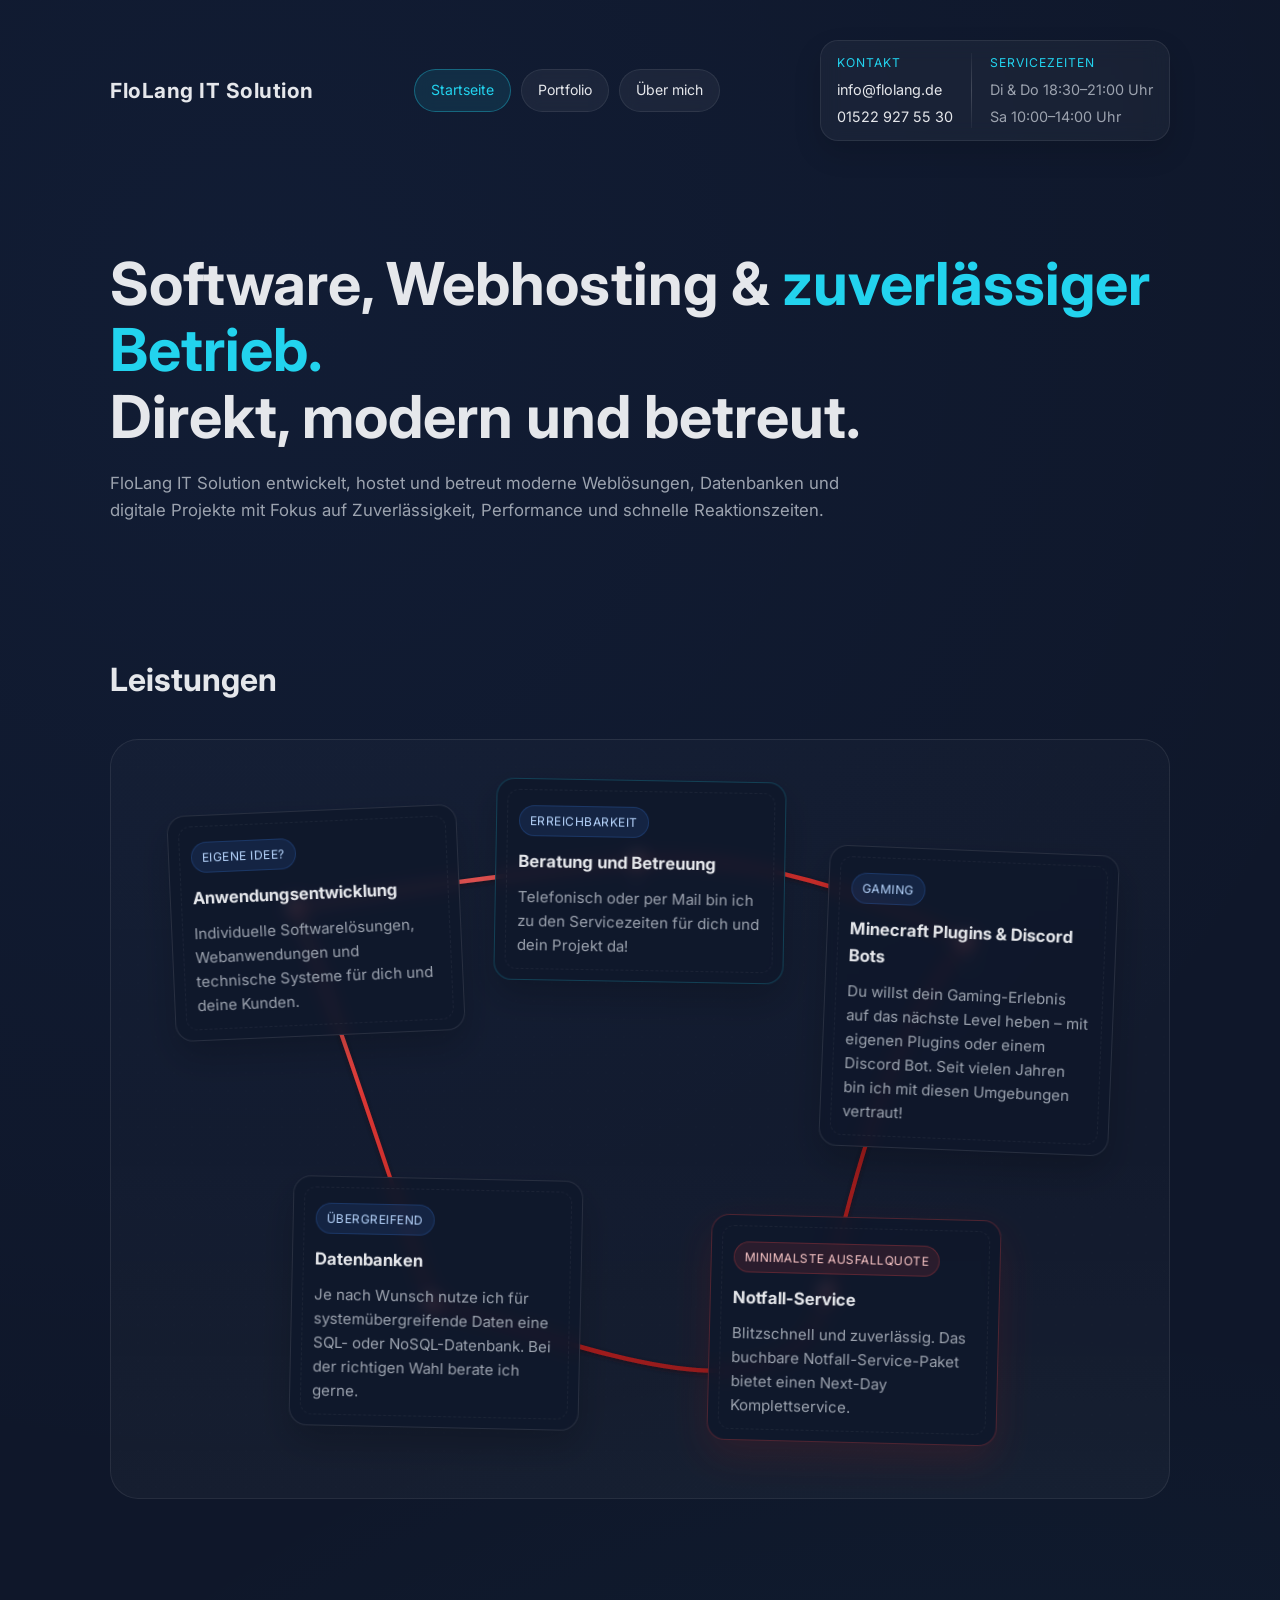
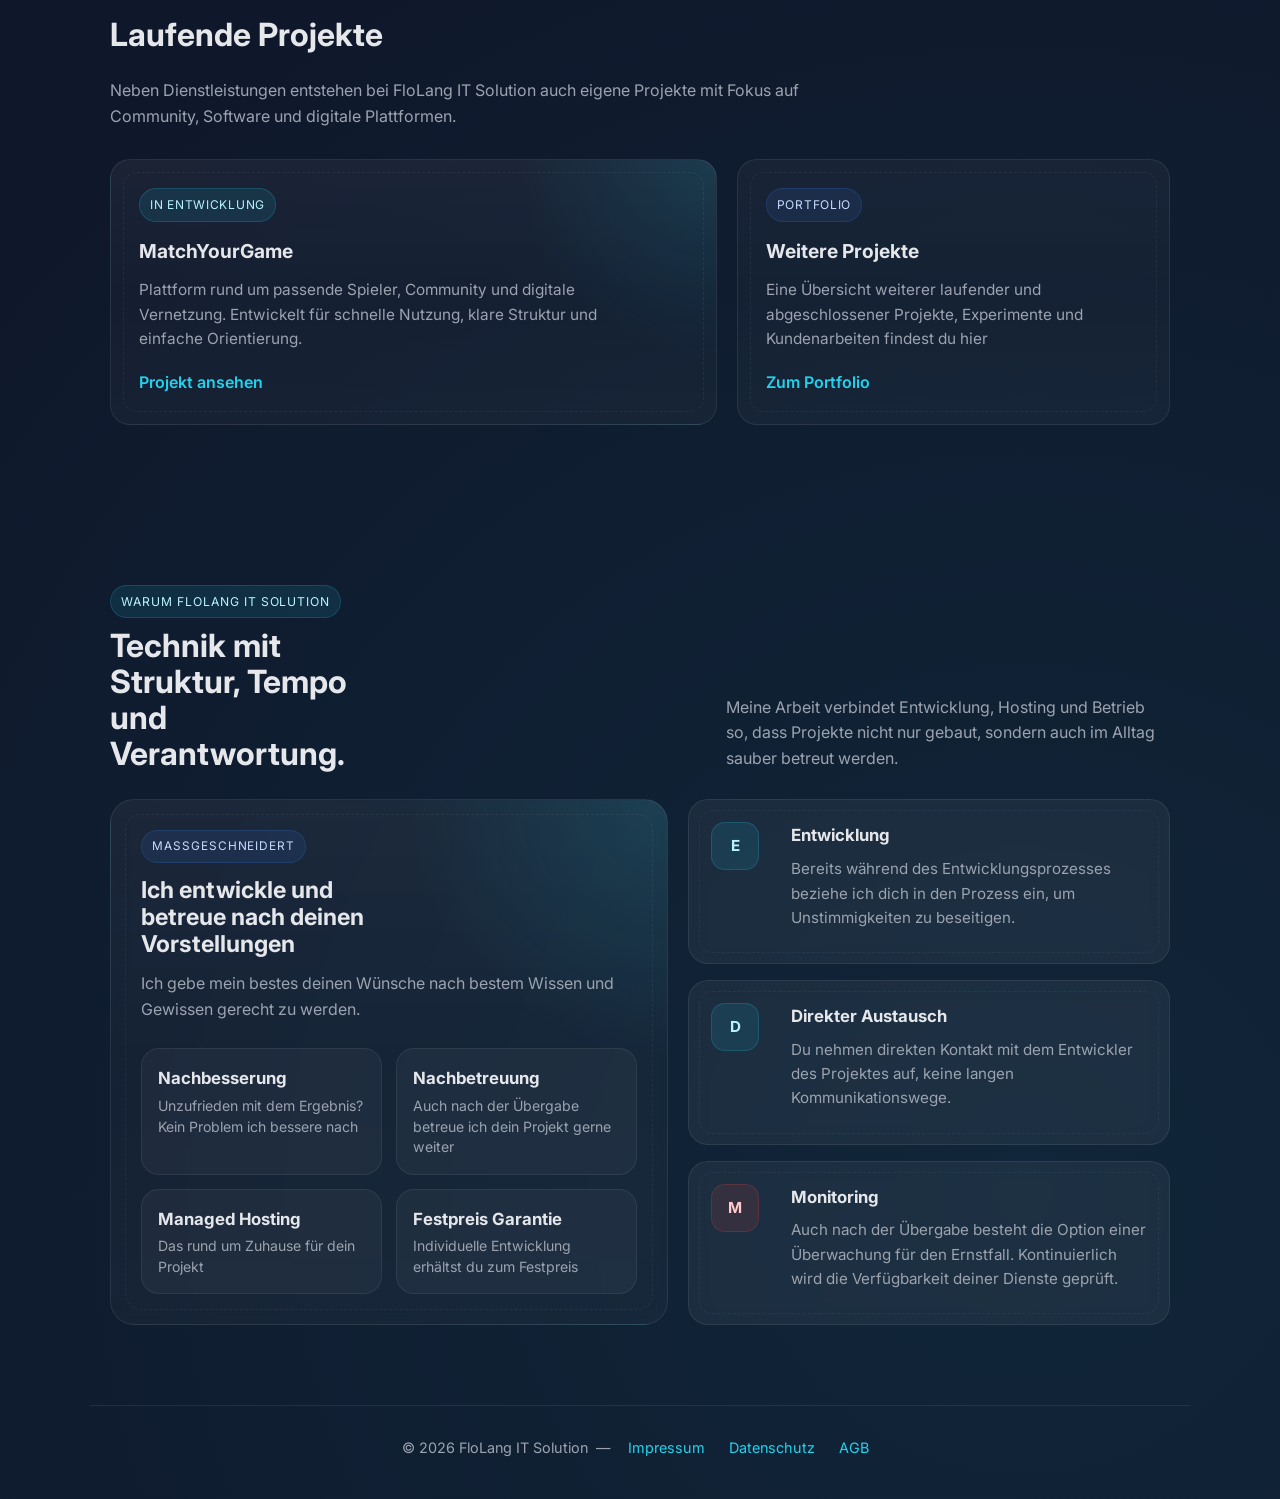
<file: index.html>
<!DOCTYPE html>
<html lang="de" dir="ltr">
<head>
  <meta charset="UTF-8">
  <meta name="theme-color" content="#0f172a">
  <meta name="viewport" content="width=device-width, initial-scale=1.0">
  <meta name="robots" content="index, follow">
  <title>Home - FloLang IT Solution</title>
  <meta name="description" content="Anwendungsentwicklung, Hosting von Webpräsenzen, Datenbankverwaltung, Live-Monitoring, laufende Projekte und Notfall-Service von FloLang IT Solution.">
  <link rel="dns-prefetch" href="//fonts.googleapis.com">
  <link rel="dns-prefetch" href="//fonts.gstatic.com">
  <link rel="preconnect" href="https://fonts.googleapis.com">
  <link rel="preconnect" href="https://fonts.gstatic.com" crossorigin>
  <link href="https://fonts.googleapis.com/css2?family=Inter:wght@300;400;600;700&display=swap" rel="stylesheet">
  <link rel="icon" href="logo.png" type="image/png">
  <link rel="canonical" href="https://www.flolang.de">
  <!-- Open Graph -->
  <meta property="og:type" content="website">
  <meta property="og:url" content="https://www.flolang.de">
  <meta property="og:title" content="Home - FloLang IT Solution">
  <meta property="og:description" content="Anwendungsentwicklung, Hosting von Webpräsenzen, Datenbankverwaltung, Live-Monitoring, laufende Projekte &amp; Notfall-Service von FloLang IT Solution.">
  <meta property="og:image" content="https://www.flolang.de/logo.png">
  <meta property="og:locale" content="de_DE">
  <!-- Twitter Card -->
  <meta name="twitter:card" content="summary_large_image">
  <meta name="twitter:title" content="Home - FloLang IT Solution">
  <meta name="twitter:description" content="Anwendungsentwicklung, Hosting von Webpräsenzen, Datenbankverwaltung, Live-Monitoring, laufende Projekte &amp; Notfall-Service von FloLang IT Solution.">
  <meta name="twitter:image" content="https://www.flolang.de/logo.png">
  <!-- Structured Data -->
  <script type="application/ld+json">
    {"@context":"https://schema.org","@type":"LocalBusiness","name":"FloLang IT Solution","description":"Anwendungsentwicklung, Hosting von Webpräsenzen, Datenbankverwaltung, Live-Monitoring und Notfall-Service.","url":"https://www.flolang.de","logo":"https://www.flolang.de/logo.png","address":{"@type":"PostalAddress","addressCountry":"DE"},"areaServed":"DE","serviceType":["Anwendungsentwicklung","Webhosting","Datenbankverwaltung","Live-Monitoring","IT-Notfall-Service","Discord-Bot","Minecraft-Plugins"]}
  </script>
  <link rel="stylesheet" href="style/main.css">
  <link rel="stylesheet" href="style/index.css">
</head>
<body>
<div class="bg-grid"></div>
<div class="page-shell">
  <header class="site-header">
    <a class="logo" href="index.html">FloLang IT Solution</a>
    <nav class="header-nav">
      <a href="index.html" class="active">Startseite</a>
      <a href="portfolio.html">Portfolio</a>
      <a href="about.html">Über mich</a>
    </nav>
    <div class="header-contact-box">
      <div class="header-contact-col">
        <span>Kontakt</span>
        <a href="mailto:info@flolang.de">info@flolang.de</a>
        <a href="tel:+4915229275530">01522 927 55 30</a>
      </div>

      <div class="header-contact-divider" aria-hidden="true"></div>

      <div class="header-contact-col">
        <span>Servicezeiten</span>
        <p>Di & Do 18:30–21:00 Uhr</p>
        <p>Sa 10:00–14:00 Uhr</p>
      </div>
    </div>
  </header>

  <div class="hero" aria-label="Einleitung">
    <h1>Software, Webhosting &amp; <span>zuverlässiger Betrieb.</span><br>Direkt, modern und betreut.</h1>
    <p>FloLang IT Solution entwickelt, hostet und betreut moderne Weblösungen, Datenbanken und digitale Projekte mit Fokus auf Zuverlässigkeit, Performance und schnelle Reaktionszeiten.</p>
  </div>

  <section class="services-board-section" aria-label="Leistungen">
    <h2>Leistungen</h2>
    <div class="services-board" aria-label="Serviceübersicht im Ermittlungsstil">
      <svg class="board-lines" viewBox="0 0 1200 760" preserveAspectRatio="none" aria-hidden="true">
        <defs>
          <filter id="threadShadow" x="-20%" y="-20%" width="140%" height="140%">
            <feDropShadow dx="0" dy="1.5" stdDeviation="2.2" flood-color="#2a0303" flood-opacity="0.45"/>
          </filter>
          <linearGradient id="threadGradient" x1="0%" y1="0%" x2="100%" y2="100%">
            <stop offset="0%"   stop-color="#ff7a7a"/>
            <stop offset="28%"  stop-color="#e53935"/>
            <stop offset="60%"  stop-color="#b71c1c"/>
            <stop offset="100%" stop-color="#7f1d1d"/>
          </linearGradient>
          <radialGradient id="pinHead" cx="35%" cy="30%" r="70%">
            <stop offset="0%"   stop-color="#fff1f2"/>
            <stop offset="25%"  stop-color="#fecdd3"/>
            <stop offset="55%"  stop-color="#ef4444"/>
            <stop offset="100%" stop-color="#991b1b"/>
          </radialGradient>
          <linearGradient id="pinNeedle" x1="0%" y1="0%" x2="1%" y2="1%">
            <stop offset="0%"   stop-color="#f8fafc"/>
            <stop offset="100%" stop-color="#94a3b8"/>
          </linearGradient>
        </defs>
        <path class="thread" d="M 210 168 C 320 150, 470 132, 598 122 S 865 156, 970 202 C 895 278, 850 406, 812 555 S 515 598, 365 565 C 315 438, 270 310, 210 168"/>
        <g class="pin-node" transform="translate(210,168) rotate(-10)"><ellipse class="pin-shadow" cx="0" cy="18" rx="10" ry="4"/><rect class="pin-metal" x="-1.1" y="7" width="2.2" height="18" rx="2"/><circle class="pin-head" cx="0" cy="0" r="10"/><circle class="pin-highlight" cx="-3" cy="-4" r="3.2"/></g>
        <g class="pin-node" transform="translate(598,122) rotate(8)"><ellipse class="pin-shadow" cx="0" cy="18" rx="10" ry="4"/><rect class="pin-metal" x="-1.1" y="7" width="2.2" height="18" rx="2"/><circle class="pin-head" cx="0" cy="0" r="10"/><circle class="pin-highlight" cx="-3" cy="-4" r="3.2"/></g>
        <g class="pin-node" transform="translate(970,202) rotate(-6)"><ellipse class="pin-shadow" cx="0" cy="18" rx="10" ry="4"/><rect class="pin-metal" x="-1.1" y="7" width="2.2" height="18" rx="2"/><circle class="pin-head" cx="0" cy="0" r="10"/><circle class="pin-highlight" cx="-3" cy="-4" r="3.2"/></g>
        <g class="pin-node" transform="translate(812,555) rotate(12)"><ellipse class="pin-shadow" cx="0" cy="18" rx="10" ry="4"/><rect class="pin-metal" x="-1.1" y="7" width="2.2" height="18" rx="2"/><circle class="pin-head" cx="0" cy="0" r="10"/><circle class="pin-highlight" cx="-3" cy="-4" r="3.2"/></g>
        <g class="pin-node" transform="translate(365,565) rotate(-4)"><ellipse class="pin-shadow" cx="0" cy="18" rx="10" ry="4"/><rect class="pin-metal" x="-1.1" y="7" width="2.2" height="18" rx="2"/><circle class="pin-head" cx="0" cy="0" r="10"/><circle class="pin-highlight" cx="-3" cy="-4" r="3.2"/></g>
      </svg>
      <article class="case-card case-dev">
        <span class="case-tag">Eigene Idee?</span>
        <h3>Anwendungsentwicklung</h3>
        <p>Individuelle Softwarelösungen, Webanwendungen und technische Systeme für dich und deine Kunden.</p>
      </article>
      <article class="case-card case-hosting featured">
        <span class="case-tag">Erreichbarkeit</span>
        <h3>Beratung und Betreuung</h3>
        <p>Telefonisch oder per Mail bin ich zu den Servicezeiten für dich und dein Projekt da!</p>
      </article>
      <article class="case-card case-db">
        <span class="case-tag">Gaming</span>
        <h3>Minecraft Plugins &amp; Discord Bots</h3>
        <p>Du willst dein Gaming-Erlebnis auf das nächste Level heben – mit eigenen Plugins oder einem Discord Bot. Seit vielen Jahren bin ich mit diesen Umgebungen vertraut!</p>
      </article>
      <article class="case-card case-monitoring">
        <span class="case-tag">Übergreifend</span>
        <h3>Datenbanken</h3>
        <p>Je nach Wunsch nutze ich für systemübergreifende Daten eine SQL- oder NoSQL-Datenbank. Bei der richtigen Wahl berate ich gerne.</p>
      </article>
      <article class="case-card case-emergency urgent">
        <span class="case-tag">Minimalste Ausfallquote</span>
        <h3>Notfall-Service</h3>
        <p>Blitzschnell und zuverlässig. Das buchbare Notfall-Service-Paket bietet einen Next-Day Komplettservice.</p>
      </article>
    </div>
  </section>

  <section class="projects-section" aria-label="Projekte">
    <h2>Laufende Projekte</h2>
    <p class="section-intro">Neben Dienstleistungen entstehen bei FloLang IT Solution auch eigene Projekte mit Fokus auf Community, Software und digitale Plattformen.</p>
    <div class="projects-grid">
      <a class="project-card project-featured" href="https://matchyourgame.net" target="_blank" rel="noopener noreferrer">
        <span class="project-badge">In Entwicklung</span>
        <h3>MatchYourGame</h3>
        <p>Plattform rund um passende Spieler, Community und digitale Vernetzung. Entwickelt für schnelle Nutzung, klare Struktur und einfache Orientierung.</p>
        <span class="project-link">Projekt ansehen</span>
      </a>
      <a class="project-card" href="portfolio.html" aria-label="Zum Portfolio">
        <span class="project-badge neutral">Portfolio</span>
        <h3>Weitere Projekte</h3>
        <p>Eine Übersicht weiterer laufender und abgeschlossener Projekte, Experimente und Kundenarbeiten findest du hier</p>
        <span class="project-link">Zum Portfolio</span>
      </a>
    </div>
  </section>

  <section class="why-section" aria-label="Warum FloLang">
    <div class="why-header">
      <div>
        <span class="why-kicker">Warum FloLang IT Solution</span>
        <h2>Technik mit Struktur, Tempo und Verantwortung.</h2>
      </div>
      <p>Meine Arbeit verbindet Entwicklung, Hosting und Betrieb so, dass Projekte nicht nur gebaut, sondern auch im Alltag sauber betreut werden.</p>
    </div>
    <div class="why-layout">
      <article class="why-spotlight">
        <span class="why-spotlight-label">Maßgeschneidert</span>
        <h3>Ich entwickle und betreue nach deinen Vorstellungen</h3>
        <p>Ich gebe mein bestes deinen Wünsche nach bestem Wissen und Gewissen gerecht zu werden.</p>
        <div class="why-metrics">
          <div class="metric-card"><span class="metric-value">Nachbesserung</span><span class="metric-label">Unzufrieden mit dem Ergebnis? Kein Problem ich bessere nach</span></div>
          <div class="metric-card"><span class="metric-value">Nachbetreuung</span><span class="metric-label">Auch nach der Übergabe betreue ich dein Projekt gerne weiter</span></div>
          <div class="metric-card"><span class="metric-value">Managed Hosting</span><span class="metric-label">Das rund um Zuhause für dein Projekt</span></div>
          <div class="metric-card"><span class="metric-value">Festpreis Garantie</span><span class="metric-label">Individuelle Entwicklung erhältst du zum Festpreis</span></div>
        </div>
      </article>
      <div class="why-points">
        <article class="why-card">
          <div class="why-icon">E</div>
          <div><h3>Entwicklung</h3><p>Bereits während des Entwicklungsprozesses beziehe ich dich in den Prozess ein, um Unstimmigkeiten zu beseitigen.</p></div>
        </article>
        <article class="why-card">
          <div class="why-icon">D</div>
          <div><h3>Direkter Austausch</h3><p>Du nehmen direkten Kontakt mit dem Entwickler des Projektes auf, keine langen Kommunikationswege.</p></div>
        </article>
        <article class="why-card">
          <div class="why-icon emergency">M</div>
          <div><h3>Monitoring</h3><p>Auch nach der Übergabe besteht die Option einer Überwachung für den Ernstfall. Kontinuierlich wird die Verfügbarkeit deiner Dienste geprüft.</p></div>
        </article>
      </div>
    </div>
  </section>

  <footer class="site-footer">
    &copy; <span id="year"></span> FloLang IT Solution
    &nbsp;&mdash;&nbsp;
    <a href="impressum.html">Impressum</a>
    <a href="datenschutz.html">Datenschutz</a>
    <a href="agb.html">AGB</a>
  </footer>
</div>
<script>document.getElementById('year').textContent = new Date().getFullYear();</script>
</body>
</html>
</file>
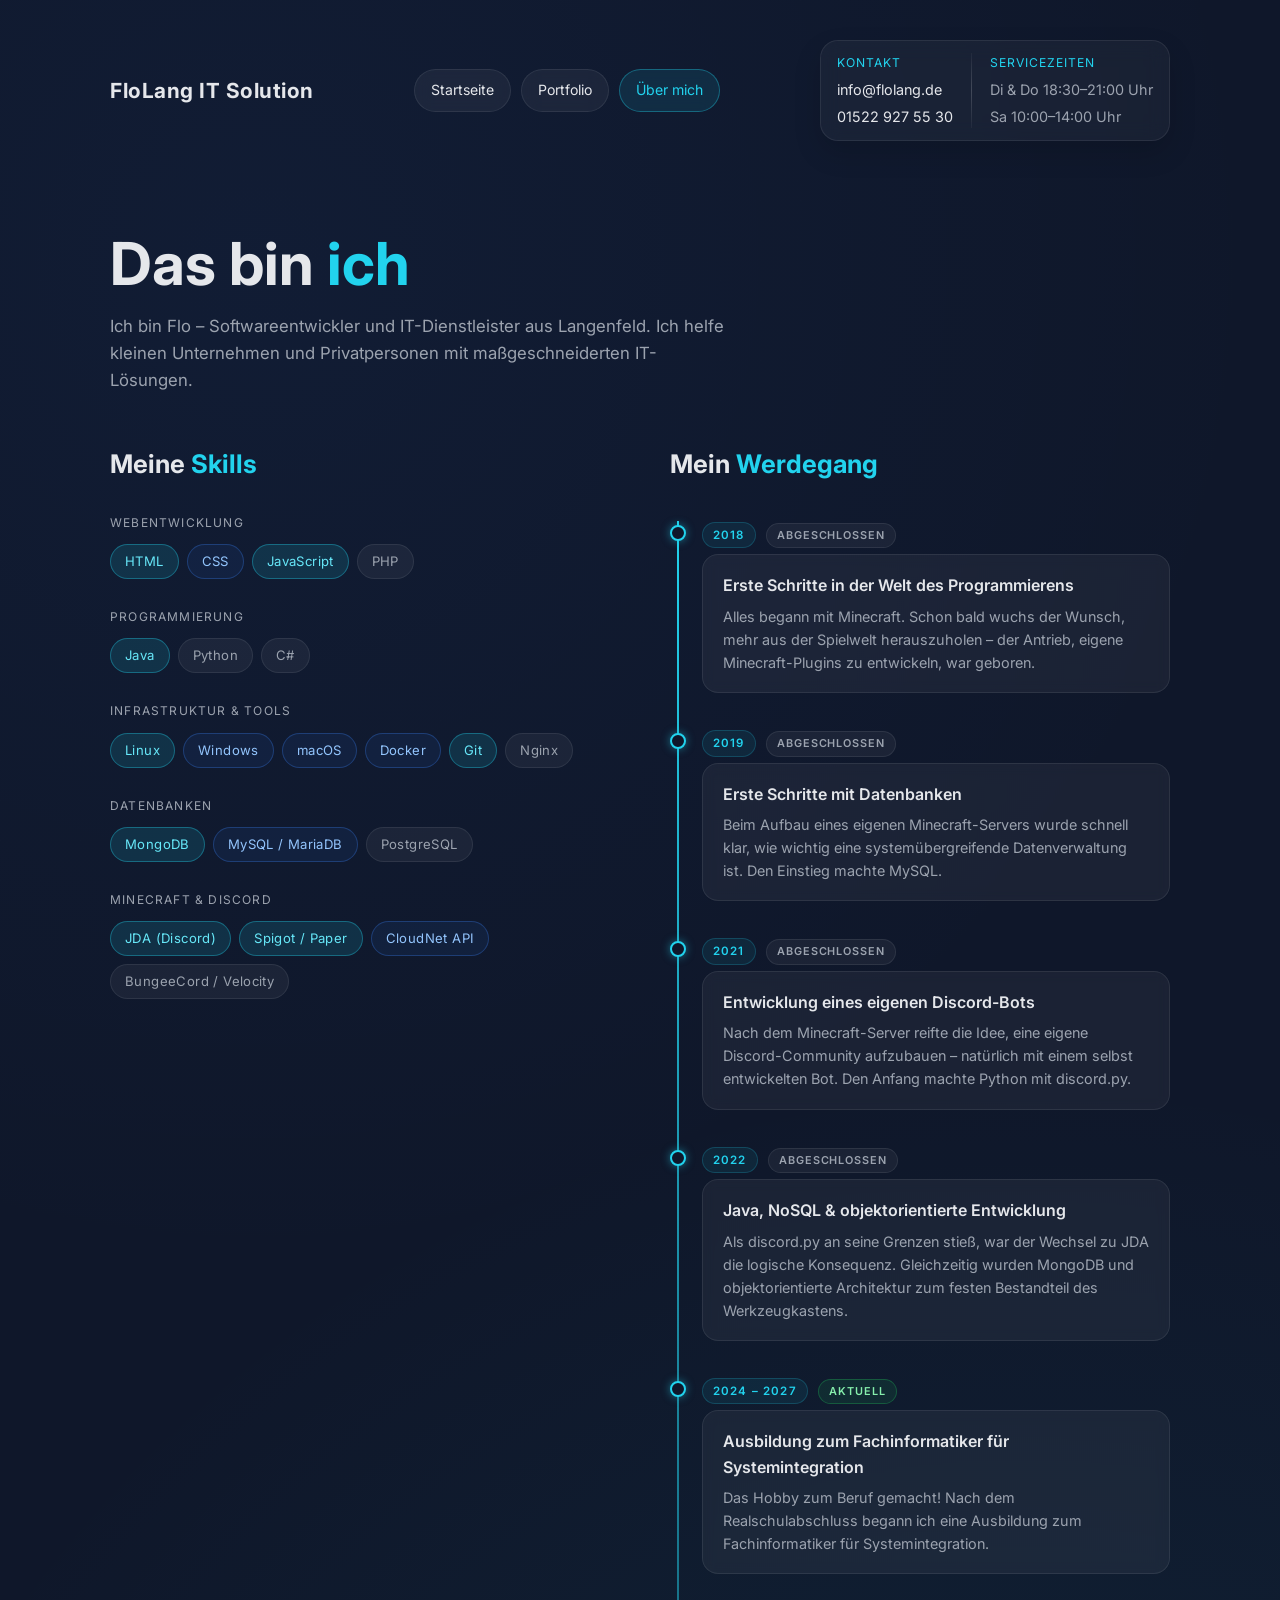
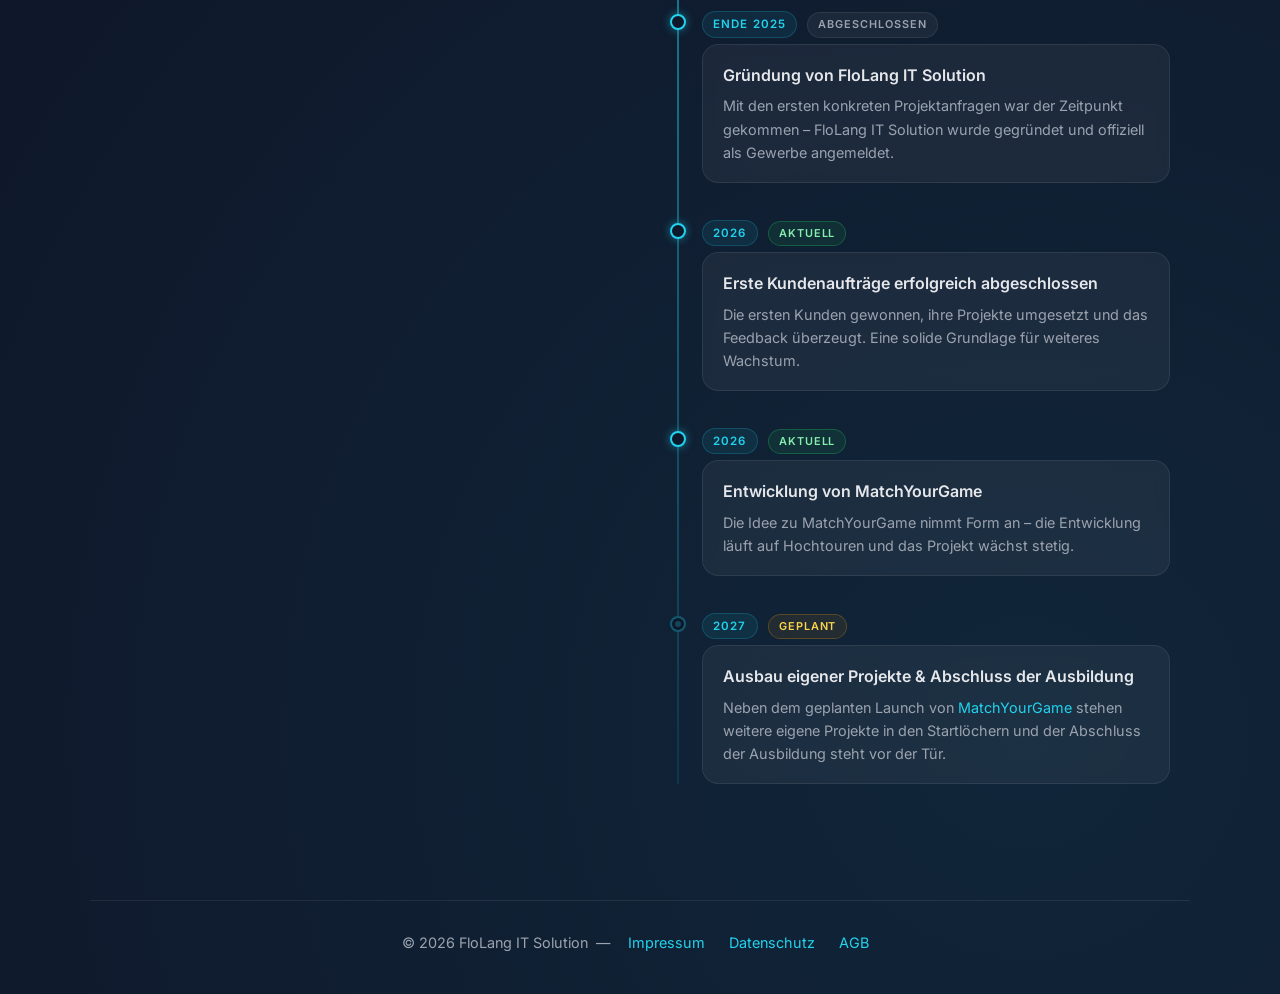
<file: about.html>
<!DOCTYPE html>
<html lang="de">
<head>
    <meta charset="UTF-8">
    <meta name="viewport" content="width=device-width, initial-scale=1.0">
    <meta name="theme-color" content="#0f172a">
    <meta name="robots" content="index, follow">
    <title>Über mich – FloLang IT Solution</title>
    <link rel="preconnect" href="https://fonts.googleapis.com">
    <link rel="preconnect" href="https://fonts.gstatic.com" crossorigin>
    <link href="https://fonts.googleapis.com/css2?family=Inter:wght@300;400;600;700&display=swap" rel="stylesheet">
    <link rel="icon" href="logo.png" type="image/png">
    <link rel="stylesheet" href="style/main.css">
    <link rel="stylesheet" href="style/about.css">
</head>
<body>
<div class="bg-grid"></div>
<div class="page-shell">
    <header class="site-header">
        <a class="logo" href="index.html">FloLang IT Solution</a>
        <nav class="header-nav">
            <a href="index.html">Startseite</a>
            <a href="portfolio.html">Portfolio</a>
            <a href="about.html" class="active">Über mich</a>
        </nav>
        <div class="header-contact-box">
            <div class="header-contact-col">
                <span>Kontakt</span>
                <a href="mailto:info@flolang.de">info@flolang.de</a>
                <a href="tel:+4915229275530">01522 927 55 30</a>
            </div>

            <div class="header-contact-divider" aria-hidden="true"></div>

            <div class="header-contact-col">
                <span>Servicezeiten</span>
                <p>Di & Do 18:30–21:00 Uhr</p>
                <p>Sa 10:00–14:00 Uhr</p>
            </div>
        </div>
    </header>

    <main>
        <div class="hero">
            <h1>Das bin <span>ich</span></h1>
            <p>Ich bin Flo – Softwareentwickler und IT-Dienstleister aus Langenfeld. Ich helfe kleinen Unternehmen und Privatpersonen mit maßgeschneiderten IT-Lösungen.</p>
        </div>

        <div class="content-wrapper">
            <div class="skills-section">
                <h2>Meine <span>Skills</span></h2>
                <div class="skill-group">
                    <div class="skill-group-title">Webentwicklung</div>
                    <div class="skill-tags">
                        <span class="skill-tag pro">HTML</span>
                        <span class="skill-tag mid">CSS</span>
                        <span class="skill-tag pro">JavaScript</span>
                        <span class="skill-tag base">PHP</span>
                    </div>
                </div>
                <div class="skill-group">
                    <div class="skill-group-title">Programmierung</div>
                    <div class="skill-tags">
                        <span class="skill-tag pro">Java</span>
                        <span class="skill-tag base">Python</span>
                        <span class="skill-tag base">C#</span>
                    </div>
                </div>
                <div class="skill-group">
                    <div class="skill-group-title">Infrastruktur &amp; Tools</div>
                    <div class="skill-tags">
                        <span class="skill-tag pro">Linux</span>
                        <span class="skill-tag mid">Windows</span>
                        <span class="skill-tag mid">macOS</span>
                        <span class="skill-tag mid">Docker</span>
                        <span class="skill-tag pro">Git</span>
                        <span class="skill-tag base">Nginx</span>
                    </div>
                </div>
                <div class="skill-group">
                    <div class="skill-group-title">Datenbanken</div>
                    <div class="skill-tags">
                        <span class="skill-tag pro">MongoDB</span>
                        <span class="skill-tag mid">MySQL / MariaDB</span>
                        <span class="skill-tag base">PostgreSQL</span>
                    </div>
                </div>
                <div class="skill-group">
                    <div class="skill-group-title">Minecraft &amp; Discord</div>
                    <div class="skill-tags">
                        <span class="skill-tag pro">JDA (Discord)</span>
                        <span class="skill-tag pro">Spigot / Paper</span>
                        <span class="skill-tag mid">CloudNet API</span>
                        <span class="skill-tag base">BungeeCord / Velocity</span>
                    </div>
                </div>
            </div>

            <div class="timeline-section">
                <h2>Mein <span>Werdegang</span></h2>
                <div class="timeline">

                    <div class="tl-entry">
                        <div class="tl-dot"></div>
                        <span class="tl-year">2018</span>
                        <span class="tl-status abgeschlossen">Abgeschlossen</span>
                        <div class="tl-card">
                            <h3>Erste Schritte in der Welt des Programmierens</h3>
                            <p>Alles begann mit Minecraft. Schon bald wuchs der Wunsch, mehr aus der Spielwelt herauszuholen – der Antrieb, eigene Minecraft-Plugins zu entwickeln, war geboren.</p>
                        </div>
                    </div>

                    <div class="tl-entry">
                        <div class="tl-dot"></div>
                        <span class="tl-year">2019</span>
                        <span class="tl-status abgeschlossen">Abgeschlossen</span>
                        <div class="tl-card">
                            <h3>Erste Schritte mit Datenbanken</h3>
                            <p>Beim Aufbau eines eigenen Minecraft-Servers wurde schnell klar, wie wichtig eine systemübergreifende Datenverwaltung ist. Den Einstieg machte MySQL.</p>
                        </div>
                    </div>

                    <div class="tl-entry">
                        <div class="tl-dot"></div>
                        <span class="tl-year">2021</span>
                        <span class="tl-status abgeschlossen">Abgeschlossen</span>
                        <div class="tl-card">
                            <h3>Entwicklung eines eigenen Discord-Bots</h3>
                            <p>Nach dem Minecraft-Server reifte die Idee, eine eigene Discord-Community aufzubauen – natürlich mit einem selbst entwickelten Bot. Den Anfang machte Python mit discord.py.</p>
                        </div>
                    </div>

                    <div class="tl-entry">
                        <div class="tl-dot"></div>
                        <span class="tl-year">2022</span>
                        <span class="tl-status abgeschlossen">Abgeschlossen</span>
                        <div class="tl-card">
                            <h3>Java, NoSQL &amp; objektorientierte Entwicklung</h3>
                            <p>Als discord.py an seine Grenzen stieß, war der Wechsel zu JDA die logische Konsequenz. Gleichzeitig wurden MongoDB und objektorientierte Architektur zum festen Bestandteil des Werkzeugkastens.</p>
                        </div>
                    </div>

                    <div class="tl-entry">
                        <div class="tl-dot"></div>
                        <span class="tl-year">2024 – 2027</span>
                        <span class="tl-status aktuell">Aktuell</span>
                        <div class="tl-card">
                            <h3>Ausbildung zum Fachinformatiker für Systemintegration</h3>
                            <p>Das Hobby zum Beruf gemacht! Nach dem Realschulabschluss begann ich eine Ausbildung zum Fachinformatiker für Systemintegration.</p>
                        </div>
                    </div>

                    <div class="tl-entry">
                        <div class="tl-dot"></div>
                        <span class="tl-year">Ende 2025</span>
                        <span class="tl-status abgeschlossen">Abgeschlossen</span>
                        <div class="tl-card">
                            <h3>Gründung von FloLang IT Solution</h3>
                            <p>Mit den ersten konkreten Projektanfragen war der Zeitpunkt gekommen – FloLang IT Solution wurde gegründet und offiziell als Gewerbe angemeldet.</p>
                        </div>
                    </div>

                    <div class="tl-entry">
                        <div class="tl-dot"></div>
                        <span class="tl-year">2026</span>
                        <span class="tl-status aktuell">Aktuell</span>
                        <div class="tl-card">
                            <h3>Erste Kundenaufträge erfolgreich abgeschlossen</h3>
                            <p>Die ersten Kunden gewonnen, ihre Projekte umgesetzt und das Feedback überzeugt. Eine solide Grundlage für weiteres Wachstum.</p>
                        </div>
                    </div>

                    <div class="tl-entry">
                        <div class="tl-dot"></div>
                        <span class="tl-year">2026</span>
                        <span class="tl-status aktuell">Aktuell</span>
                        <div class="tl-card">
                            <h3>Entwicklung von MatchYourGame</h3>
                            <p>Die Idee zu MatchYourGame nimmt Form an – die Entwicklung läuft auf Hochtouren und das Projekt wächst stetig.</p>
                        </div>
                    </div>

                    <div class="tl-entry">
                        <div class="tl-dot planned"></div>
                        <span class="tl-year">2027</span>
                        <span class="tl-status geplant">Geplant</span>
                        <div class="tl-card">
                            <h3>Ausbau eigener Projekte &amp; Abschluss der Ausbildung</h3>
                            <p>Neben dem geplanten Launch von <a href="https://matchyourgame.net" target="_blank">MatchYourGame</a> stehen weitere eigene Projekte in den Startlöchern und der Abschluss der Ausbildung steht vor der Tür.</p>
                        </div>
                    </div>

                </div>
            </div>
        </div>
    </main>

    <footer class="site-footer">
        &copy; <span id="year"></span> FloLang IT Solution
        &nbsp;&mdash;&nbsp;
        <a href="impressum.html">Impressum</a>
        <a href="datenschutz.html">Datenschutz</a>
        <a href="agb.html">AGB</a>
    </footer>
</div>
<script>
    document.getElementById('year').textContent = new Date().getFullYear();
    const entries = document.querySelectorAll('.tl-entry');
    const observer = new IntersectionObserver(items => {
        items.forEach(item => {
            if (item.isIntersecting) item.target.classList.add('visible');
        });
    }, { threshold: 0.15 });
    entries.forEach(e => observer.observe(e));
</script>
</body>
</html>
</file>
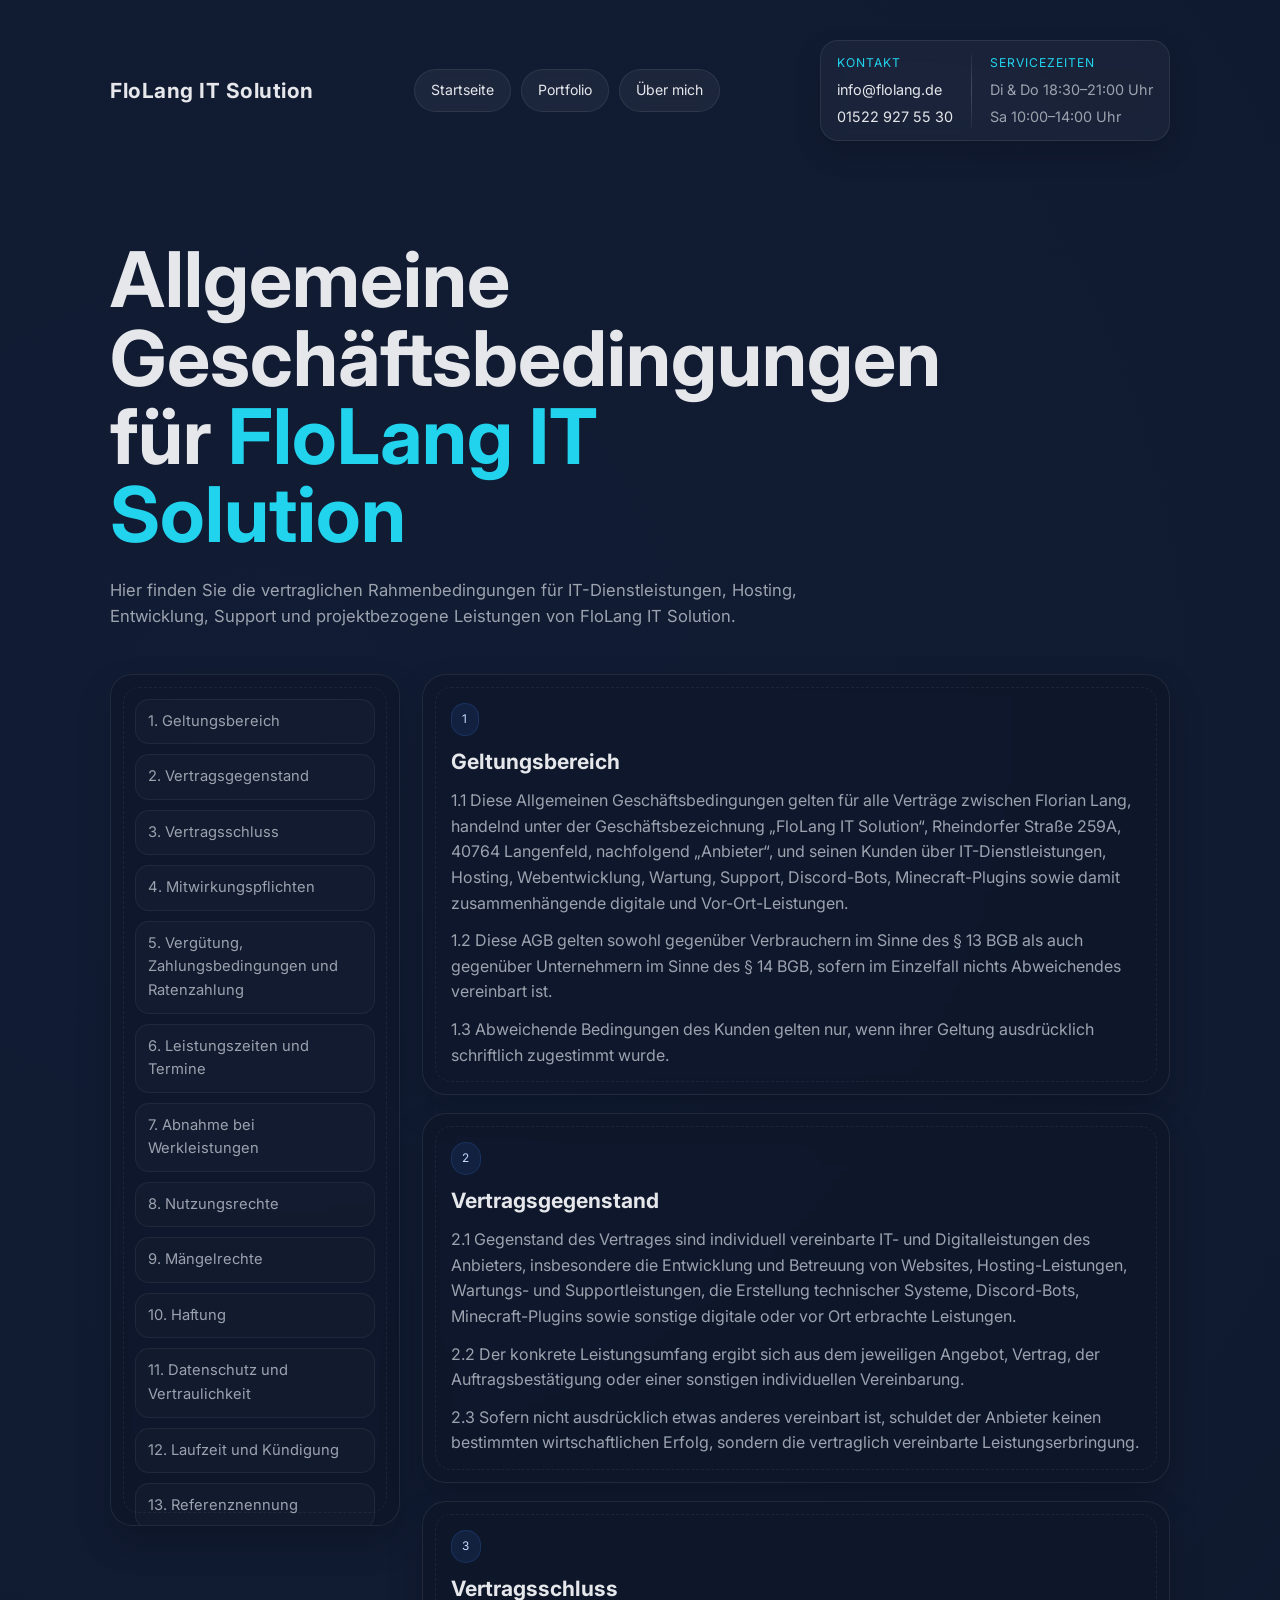
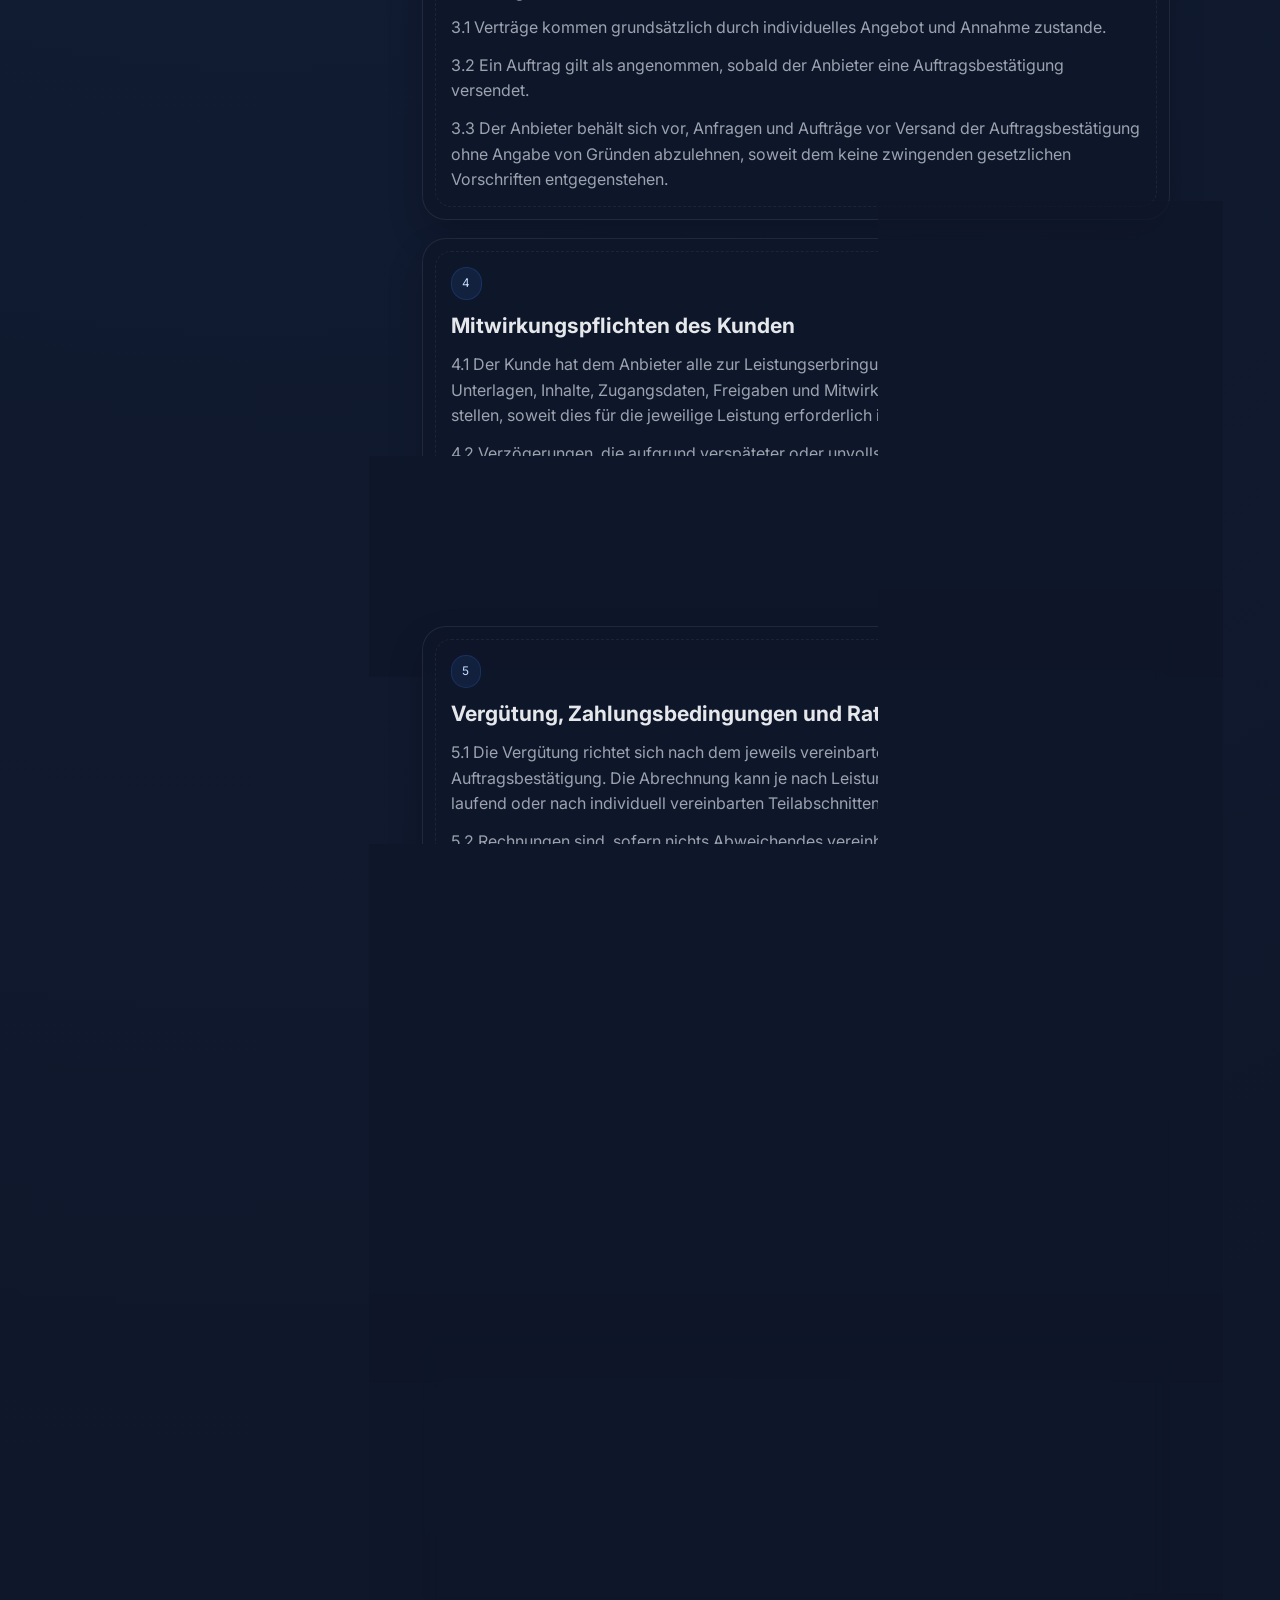
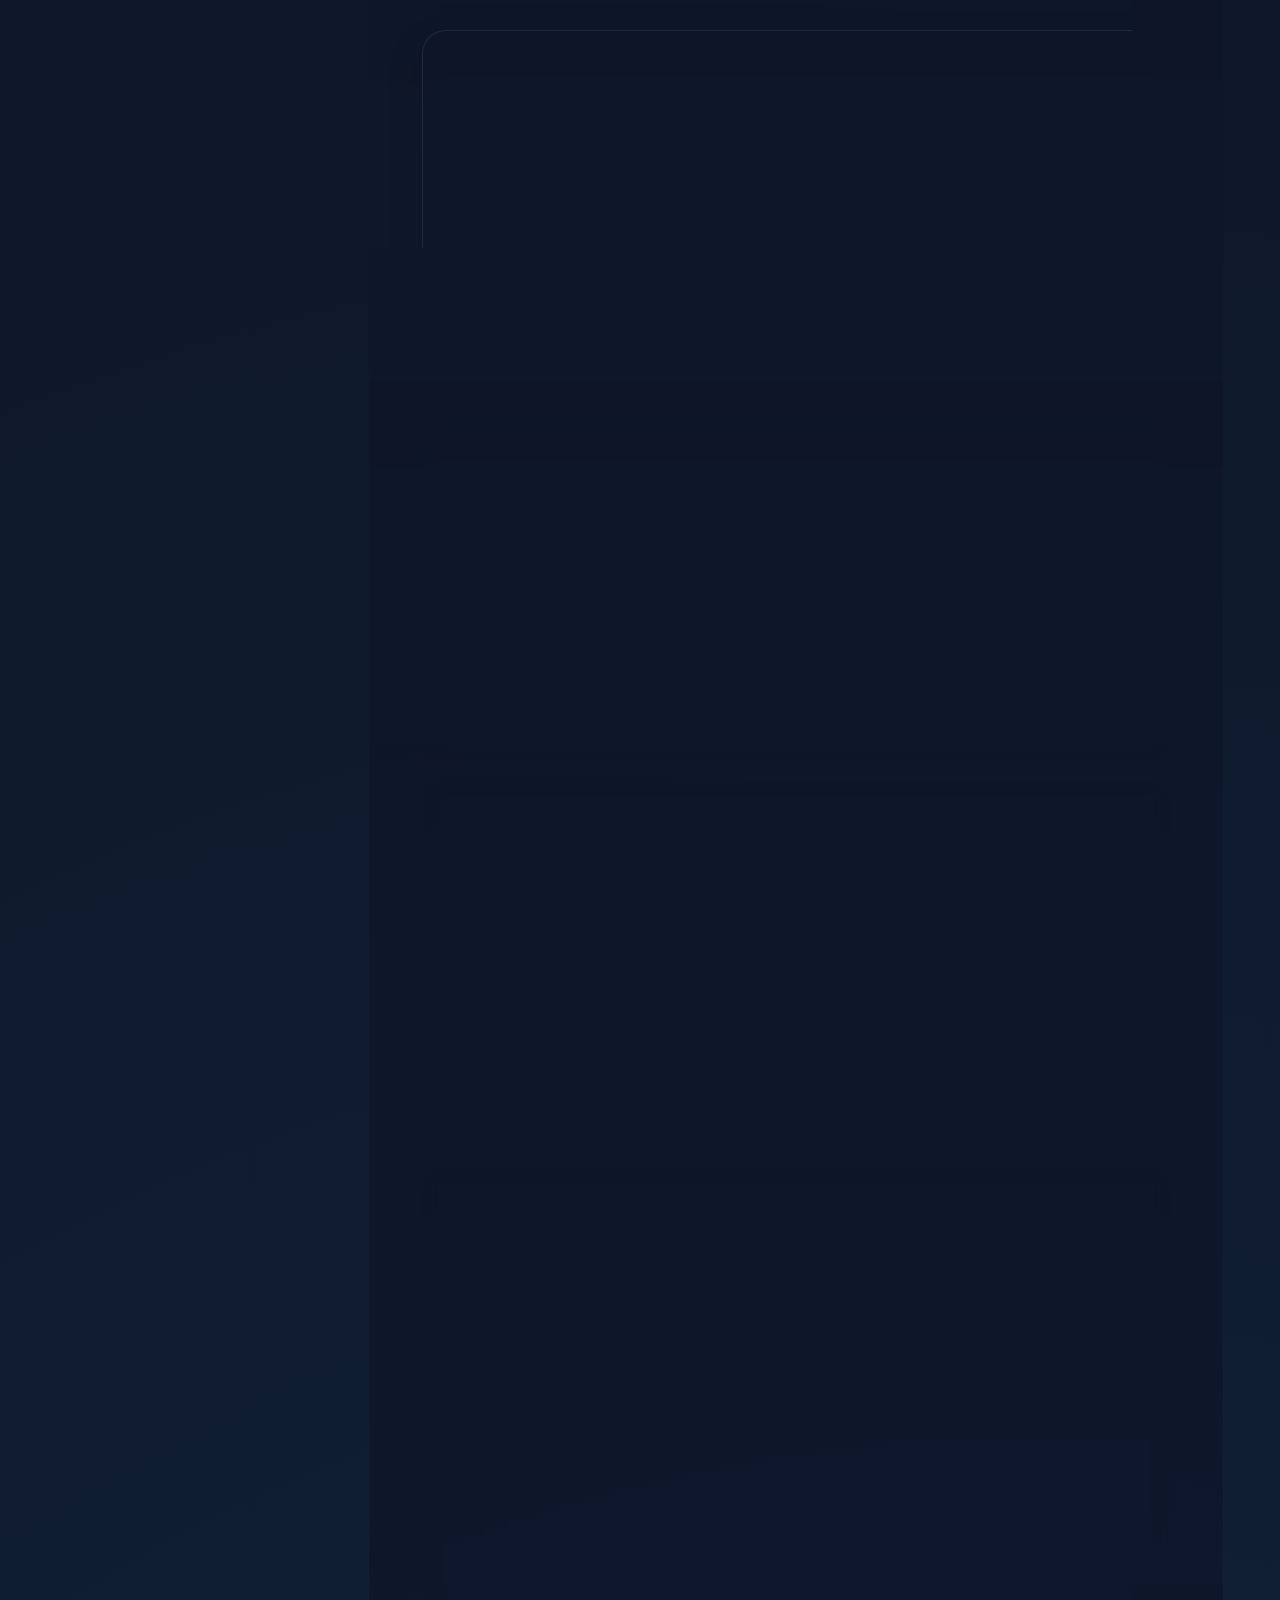
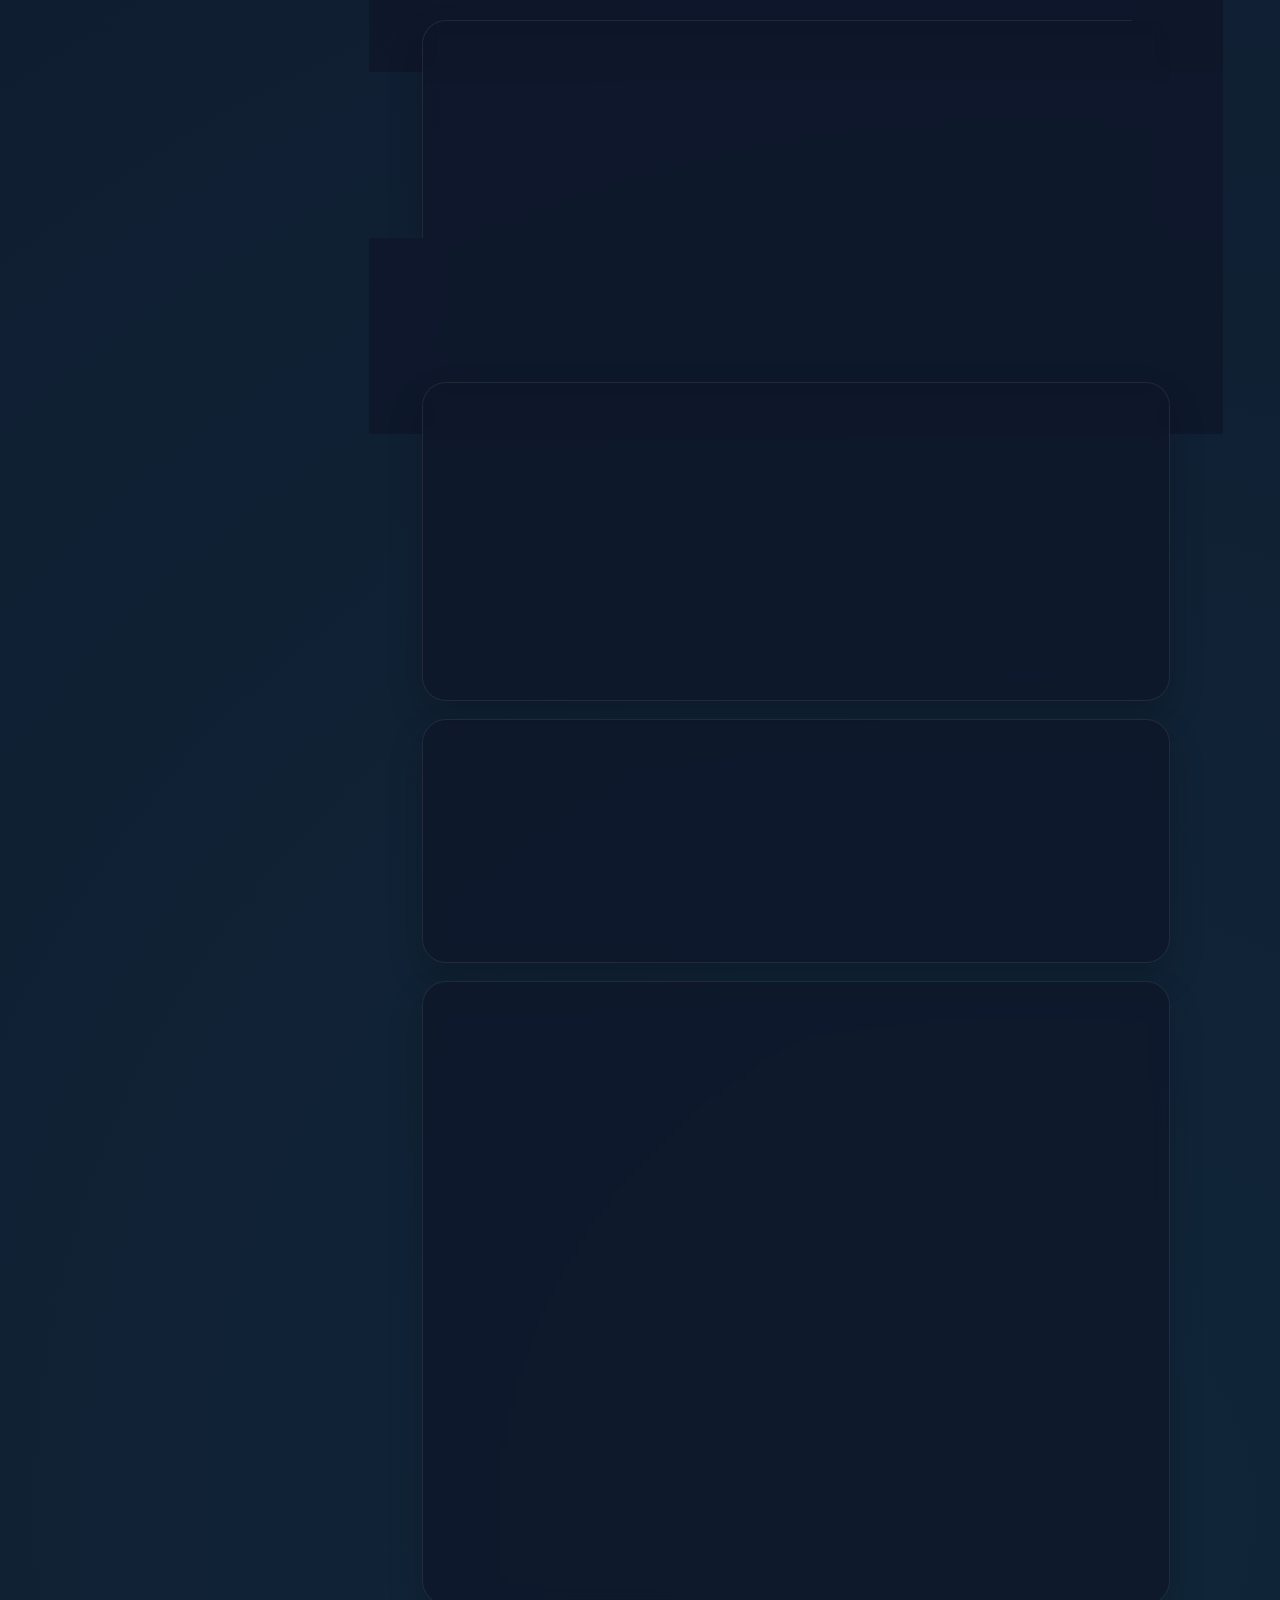
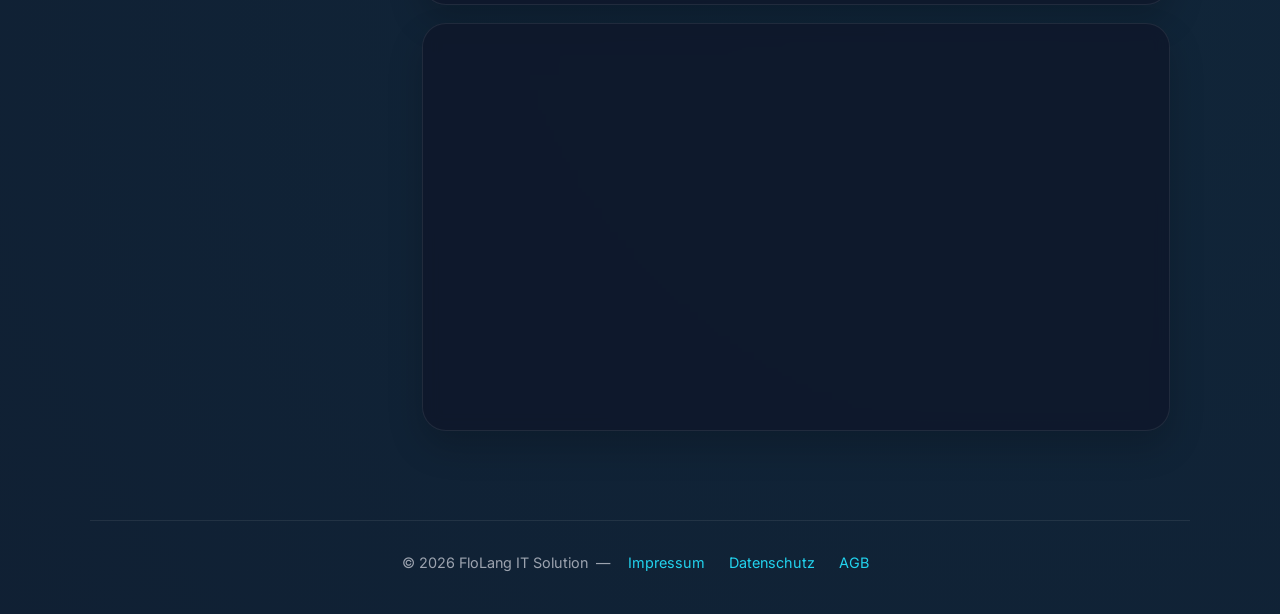
<file: agb.html>
<!DOCTYPE html>
<html lang="de" dir="ltr">
<head>
    <meta charset="UTF-8">
    <meta name="theme-color" content="#0f172a">
    <meta name="viewport" content="width=device-width, initial-scale=1.0">
    <meta name="robots" content="index, follow">
    <title>AGB - FloLang IT Solution</title>
    <meta name="description" content="Allgemeine Geschäftsbedingungen von FloLang IT Solution für IT-Dienstleistungen, Hosting, Entwicklung, Support und vereinbarte Ratenzahlungen.">
    <link rel="dns-prefetch" href="//fonts.googleapis.com">
    <link rel="dns-prefetch" href="//fonts.gstatic.com">
    <link rel="preconnect" href="https://fonts.googleapis.com">
    <link rel="preconnect" href="https://fonts.gstatic.com" crossorigin>
    <link href="https://fonts.googleapis.com/css2?family=Inter:wght@300;400;600;700&display=swap" rel="stylesheet">
    <link rel="icon" href="logo.png" type="image/png">
    <link rel="canonical" href="https://www.flolang.de/agb.html">
    <meta property="og:type" content="website">
    <meta property="og:url" content="https://www.flolang.de/agb.html">
    <meta property="og:title" content="AGB - FloLang IT Solution">
    <meta property="og:description" content="Allgemeine Geschäftsbedingungen für Leistungen von FloLang IT Solution einschließlich Zahlungsbedingungen und Ratenzahlungen.">
    <meta property="og:image" content="https://www.flolang.de/logo.png">
    <meta property="og:locale" content="de_DE">
    <meta name="twitter:card" content="summary_large_image">
    <meta name="twitter:title" content="AGB - FloLang IT Solution">
    <meta name="twitter:description" content="Allgemeine Geschäftsbedingungen für Leistungen von FloLang IT Solution einschließlich Zahlungsbedingungen und Ratenzahlungen.">
    <meta name="twitter:image" content="https://www.flolang.de/logo.png">
    <link rel="stylesheet" href="style/main.css">
    <link rel="stylesheet" href="style/agb.css">
</head>
<body>
<div class="bg-grid"></div>
<div class="page-shell">
    <a class="skip-link" href="#main-content">Zum Inhalt springen</a>

    <header class="site-header">
        <a class="logo" href="index.html">FloLang IT Solution</a>
        <nav class="header-nav" aria-label="Hauptnavigation">
            <a href="index.html">Startseite</a>
            <a href="portfolio.html">Portfolio</a>
            <a href="about.html">Über mich</a>
        </nav>
        <div class="header-contact-box">
            <div class="header-contact-col">
                <span>Kontakt</span>
                <a href="mailto:info@flolang.de">info@flolang.de</a>
                <a href="tel:+4915229275530">01522 927 55 30</a>
            </div>

            <div class="header-contact-divider" aria-hidden="true"></div>

            <div class="header-contact-col">
                <span>Servicezeiten</span>
                <p>Di & Do 18:30–21:00 Uhr</p>
                <p>Sa 10:00–14:00 Uhr</p>
            </div>
        </div>
    </header>

    <main id="main-content" class="agb-page">
        <section class="hero legal-hero" aria-label="Einleitung AGB">
            <div class="hero-copy">
                <h1>Allgemeine Geschäftsbedingungen für <span>FloLang IT Solution</span></h1>
                <p>Hier finden Sie die vertraglichen Rahmenbedingungen für IT-Dienstleistungen, Hosting, Entwicklung, Support und projektbezogene Leistungen von FloLang IT Solution.</p>
            </div>
        </section>

        <section class="legal-layout" aria-label="AGB Inhalt">
            <aside class="toc-wrap">
                <div class="toc-card" aria-label="Inhaltsverzeichnis">
                    <nav class="toc-nav">
                        <a href="#geltungsbereich">1. Geltungsbereich</a>
                        <a href="#vertragsgegenstand">2. Vertragsgegenstand</a>
                        <a href="#vertragsschluss">3. Vertragsschluss</a>
                        <a href="#mitwirkung">4. Mitwirkungspflichten</a>
                        <a href="#verguetung">5. Vergütung, Zahlungsbedingungen und Ratenzahlung</a>
                        <a href="#termine">6. Leistungszeiten und Termine</a>
                        <a href="#abnahme">7. Abnahme bei Werkleistungen</a>
                        <a href="#nutzungsrechte">8. Nutzungsrechte</a>
                        <a href="#maengel">9. Mängelrechte</a>
                        <a href="#haftung">10. Haftung</a>
                        <a href="#vertraulichkeit">11. Datenschutz und Vertraulichkeit</a>
                        <a href="#laufzeit">12. Laufzeit und Kündigung</a>
                        <a href="#referenz">13. Referenznennung</a>
                        <a href="#widerruf">14. Widerrufsrecht bei Verbraucherverträgen</a>
                        <a href="#schluss">15. Schlussbestimmungen</a>
                    </nav>
                </div>
            </aside>

            <div class="legal-content">
                <article class="legal-card" id="geltungsbereich">
                    <span class="card-tag">1</span>
                    <h2>Geltungsbereich</h2>
                    <p>1.1 Diese Allgemeinen Geschäftsbedingungen gelten für alle Verträge zwischen Florian Lang, handelnd unter der Geschäftsbezeichnung „FloLang IT Solution“, Rheindorfer Straße 259A, 40764 Langenfeld, nachfolgend „Anbieter“, und seinen Kunden über IT-Dienstleistungen, Hosting, Webentwicklung, Wartung, Support, Discord-Bots, Minecraft-Plugins sowie damit zusammenhängende digitale und Vor-Ort-Leistungen.</p>
                    <p>1.2 Diese AGB gelten sowohl gegenüber Verbrauchern im Sinne des § 13 BGB als auch gegenüber Unternehmern im Sinne des § 14 BGB, sofern im Einzelfall nichts Abweichendes vereinbart ist.</p>
                    <p>1.3 Abweichende Bedingungen des Kunden gelten nur, wenn ihrer Geltung ausdrücklich schriftlich zugestimmt wurde.</p>
                </article>

                <article class="legal-card" id="vertragsgegenstand">
                    <span class="card-tag">2</span>
                    <h2>Vertragsgegenstand</h2>
                    <p>2.1 Gegenstand des Vertrages sind individuell vereinbarte IT- und Digitalleistungen des Anbieters, insbesondere die Entwicklung und Betreuung von Websites, Hosting-Leistungen, Wartungs- und Supportleistungen, die Erstellung technischer Systeme, Discord-Bots, Minecraft-Plugins sowie sonstige digitale oder vor Ort erbrachte Leistungen.</p>
                    <p>2.2 Der konkrete Leistungsumfang ergibt sich aus dem jeweiligen Angebot, Vertrag, der Auftragsbestätigung oder einer sonstigen individuellen Vereinbarung.</p>
                    <p>2.3 Sofern nicht ausdrücklich etwas anderes vereinbart ist, schuldet der Anbieter keinen bestimmten wirtschaftlichen Erfolg, sondern die vertraglich vereinbarte Leistungserbringung.</p>
                </article>

                <article class="legal-card" id="vertragsschluss">
                    <span class="card-tag">3</span>
                    <h2>Vertragsschluss</h2>
                    <p>3.1 Verträge kommen grundsätzlich durch individuelles Angebot und Annahme zustande.</p>
                    <p>3.2 Ein Auftrag gilt als angenommen, sobald der Anbieter eine Auftragsbestätigung versendet.</p>
                    <p>3.3 Der Anbieter behält sich vor, Anfragen und Aufträge vor Versand der Auftragsbestätigung ohne Angabe von Gründen abzulehnen, soweit dem keine zwingenden gesetzlichen Vorschriften entgegenstehen.</p>
                </article>

                <article class="legal-card" id="mitwirkung">
                    <span class="card-tag">4</span>
                    <h2>Mitwirkungspflichten des Kunden</h2>
                    <p>4.1 Der Kunde hat dem Anbieter alle zur Leistungserbringung erforderlichen Informationen, Unterlagen, Inhalte, Zugangsdaten, Freigaben und Mitwirkungen rechtzeitig zur Verfügung zu stellen, soweit dies für die jeweilige Leistung erforderlich ist.</p>
                    <p>4.2 Verzögerungen, die aufgrund verspäteter oder unvollständiger Mitwirkung des Kunden entstehen, gehen nicht zulasten des Anbieters.</p>
                    <p>4.3 Der Kunde ist verpflichtet, bereitgestellte Inhalte und Daten auf Rechte Dritter, Rechtsverstöße und technische Eignung zu prüfen, soweit ihm dies möglich und zumutbar ist.</p>
                </article>

                <article class="legal-card" id="verguetung">
                    <span class="card-tag">5</span>
                    <h2>Vergütung, Zahlungsbedingungen und Ratenzahlung</h2>
                    <p>5.1 Die Vergütung richtet sich nach dem jeweils vereinbarten Angebot, Vertrag oder der Auftragsbestätigung. Die Abrechnung kann je nach Leistung als Festpreis, nach Aufwand, laufend oder nach individuell vereinbarten Teilabschnitten erfolgen.</p>
                    <p>5.2 Rechnungen sind, sofern nichts Abweichendes vereinbart wurde, innerhalb von 14 Tagen ab Rechnungsdatum ohne Abzug zur Zahlung fällig.</p>
                    <p>5.3 Zahlungen können per Überweisung oder PayPal erfolgen, soweit im Einzelfall keine andere Zahlungsart vereinbart wurde.</p>
                    <p>5.4 Eine Zahlung in Raten ist nur bei ausdrücklicher Vereinbarung möglich. Der konkrete Ratenplan ergibt sich aus dem Angebot, der Rechnung oder den dort aufgeführten Rechnungselementen.</p>
                    <p>5.5 Gerät der Kunde mit einer vereinbarten Rate oder einer sonstigen fälligen Zahlung in Verzug, ist der Anbieter berechtigt, nach Mahnung die weitere Leistungserbringung vorübergehend auszusetzen. Bei einem Zahlungsverzug von mehr als 14 Tagen kann der gesamte noch offene Restbetrag sofort fällig gestellt werden. Gesetzliche Verzugszinsen und weitergehende gesetzliche Ansprüche bleiben unberührt.</p>
                    <p>5.6 Bei laufenden Leistungen, insbesondere Hosting, Wartung oder Support, kann der Anbieter die weitere Bereitstellung oder Betreuung bis zum Ausgleich offener Forderungen vorübergehend einschränken oder aussetzen, soweit dies vertraglich zulässig und dem Kunden zumutbar ist.</p>
                </article>

                <article class="legal-card" id="termine">
                    <span class="card-tag">6</span>
                    <h2>Leistungszeiten und Termine</h2>
                    <p>6.1 Angegebene Termine und Zeitangaben sind grundsätzlich nur annähernd, sofern sie nicht ausdrücklich schriftlich als verbindlich bezeichnet wurden.</p>
                    <p>6.2 Leistungsverzögerungen aufgrund höherer Gewalt, technischer Störungen, fehlender Mitwirkung des Kunden oder sonstiger vom Anbieter nicht zu vertretender Umstände verlängern etwaige Fristen angemessen.</p>
                </article>

                <article class="legal-card" id="abnahme">
                    <span class="card-tag">7</span>
                    <h2>Abnahme bei Werkleistungen</h2>
                    <p>7.1 Soweit eine Leistung ihrer Natur nach als Werkleistung abnahmefähig ist, insbesondere bei individuell entwickelten Websites, Plugins, Bots oder vergleichbaren Projekten, ist der Kunde zur Abnahme verpflichtet, sobald die Leistung im Wesentlichen vertragsgemäß erbracht wurde.</p>
                    <p>7.2 Die Abnahme darf nicht wegen unwesentlicher Mängel verweigert werden.</p>
                    <p>7.3 Erfolgt auf eine Aufforderung zur Abnahme innerhalb angemessener Frist keine Reaktion des Kunden und wird die Leistung produktiv genutzt oder nicht unter Angabe konkreter Mängel beanstandet, kann die Leistung als abgenommen gelten, soweit gesetzlich zulässig.</p>
                </article>

                <article class="legal-card" id="nutzungsrechte">
                    <span class="card-tag">8</span>
                    <h2>Nutzungsrechte</h2>
                    <p>8.1 An individuell erstellten Leistungen, insbesondere Quellcode, Konfigurationen, Designs, Bots, Plugins, Texten, Strukturen und sonstigen Arbeitsergebnissen, erhält der Kunde die jeweils vereinbarten Nutzungsrechte.</p>
                    <p>8.2 Soweit nicht ausdrücklich etwas anderes vereinbart wurde, gehen Nutzungsrechte erst nach vollständiger Begleichung sämtlicher aus dem jeweiligen Auftrag resultierenden Forderungen auf den Kunden über.</p>
                    <p>8.3 Bis zur vollständigen Zahlung verbleiben sämtliche Nutzungsrechte beim Anbieter.</p>
                </article>

                <article class="legal-card" id="maengel">
                    <span class="card-tag">9</span>
                    <h2>Mängelrechte</h2>
                    <p>9.1 Für Verbraucher gelten die gesetzlichen Gewährleistungsrechte.</p>
                    <p>9.2 Bei technischen Leistungen, Hosting, Software- und Entwicklungsleistungen kann nach dem Stand der Technik nicht ausgeschlossen werden, dass es vereinzelt zu Störungen, Ausfällen, Wartungsfenstern oder Kompatibilitätsproblemen kommt. Solche Umstände stellen nur dann einen Mangel dar, wenn die vereinbarte Leistung wesentlich beeinträchtigt wird und der Anbieter dies zu vertreten hat.</p>
                    <p>9.3 Der Kunde hat erkennbare Mängel möglichst konkret zu beschreiben und dem Anbieter Gelegenheit zur Nacherfüllung zu geben.</p>
                </article>

                <article class="legal-card" id="haftung">
                    <span class="card-tag">10</span>
                    <h2>Haftung</h2>
                    <p>10.1 Der Anbieter haftet unbeschränkt bei Vorsatz und grober Fahrlässigkeit, bei Verletzung von Leben, Körper oder Gesundheit sowie in Fällen zwingender gesetzlicher Haftung.</p>
                    <p>10.2 Bei leicht fahrlässiger Verletzung wesentlicher Vertragspflichten ist die Haftung auf den vertragstypischen, vorhersehbaren Schaden begrenzt.</p>
                    <p>10.3 Im Übrigen ist die Haftung des Anbieters bei leichter Fahrlässigkeit ausgeschlossen, soweit gesetzlich zulässig.</p>
                    <p>10.4 Der Anbieter haftet insbesondere nicht für Datenverluste, Ausfälle oder Schäden, die auf vom Kunden bereitgestellte Inhalte, fehlerhafte Mitwirkung, externe Dienste, Drittanbieter, unsachgemäße Nutzung oder fehlende Datensicherungen zurückzuführen sind, soweit den Anbieter kein eigenes Verschulden trifft.</p>
                </article>

                <article class="legal-card" id="vertraulichkeit">
                    <span class="card-tag">11</span>
                    <h2>Datenschutz und Vertraulichkeit</h2>
                    <p>11.1 Die Verarbeitung personenbezogener Daten erfolgt unter Beachtung der geltenden datenschutzrechtlichen Vorschriften.</p>
                    <p>11.2 Soweit der Anbieter personenbezogene Daten im Auftrag des Kunden verarbeitet, kann der Abschluss eines gesonderten Vertrags zur Auftragsverarbeitung erforderlich sein.</p>
                    <p>11.3 Beide Parteien verpflichten sich, vertrauliche Informationen der jeweils anderen Partei nicht unbefugt an Dritte weiterzugeben, soweit keine gesetzliche Verpflichtung hierzu besteht.</p>
                </article>

                <article class="legal-card" id="laufzeit">
                    <span class="card-tag">12</span>
                    <h2>Laufzeit und Kündigung</h2>
                    <p>12.1 Die jeweilige Laufzeit sowie etwaige Mindestvertragslaufzeiten ergeben sich aus dem jeweiligen Angebot, Vertrag oder der Auftragsbestätigung.</p>
                    <p>12.2 Soweit laufende Leistungen vereinbart sind und keine abweichende individuelle Regelung getroffen wurde, können diese bis zum 14. eines Monats zum Ablauf des Folgemonats gekündigt werden.</p>
                    <p>12.3 Das Recht zur außerordentlichen Kündigung aus wichtigem Grund bleibt unberührt.</p>
                </article>

                <article class="legal-card" id="referenz">
                    <span class="card-tag">13</span>
                    <h2>Referenznennung</h2>
                    <p>13.1 Der Anbieter ist berechtigt, erbrachte Leistungen, Projektnamen und öffentlich zugängliche Arbeitsergebnisse als Referenz zu verwenden, sofern der Kunde dem nicht vor oder nach Vertragsschluss schriftlich widerspricht und keine berechtigten überwiegenden Interessen des Kunden entgegenstehen.</p>
                </article>

                <article class="legal-card" id="widerruf">
                    <span class="card-tag">14</span>
                    <h2>Widerrufsrecht bei Verbraucherverträgen</h2>
                    <p>14.1 Verbrauchern steht bei außerhalb von Geschäftsräumen geschlossenen Verträgen und bei Fernabsatzverträgen grundsätzlich ein gesetzliches Widerrufsrecht zu, soweit nicht im Einzelfall eine gesetzliche Ausnahme eingreift.</p>
                    <p>14.2 Bei Verträgen über individuell angefertigte oder eindeutig auf die persönlichen Bedürfnisse des Kunden zugeschnittene Leistungen kann das Widerrufsrecht nach den gesetzlichen Vorschriften ausgeschlossen sein oder entfallen, soweit die gesetzlichen Voraussetzungen vorliegen.</p>
                    <p>14.3 Bei Dienstleistungen und digitalen Leistungen kann der Anbieter auf ausdrücklichen Wunsch des Kunden bereits vor Ablauf der Widerrufsfrist mit der Ausführung beginnen. Der Kunde erklärt in diesem Fall ausdrücklich, dass der Anbieter vor Ablauf der Widerrufsfrist mit der Leistung beginnen soll.</p>
                    <p>14.4 Dem Kunden ist bekannt, dass bei vollständiger Vertragserfüllung das Widerrufsrecht unter den gesetzlichen Voraussetzungen erlöschen kann, wenn der Kunde ausdrücklich zugestimmt hat, dass der Anbieter vor Ablauf der Widerrufsfrist mit der Leistung beginnt, und er seine Kenntnis vom möglichen Erlöschen des Widerrufsrechts bestätigt hat.</p>
                    <p>14.5 Für Hosting- und sonstige sofort bereitgestellte digitale Leistungen gelten die gesetzlichen Regelungen zum Widerruf und zu dessen möglichem Erlöschen entsprechend.</p>
                </article>

                <article class="legal-card" id="schluss">
                    <span class="card-tag">15</span>
                    <h2>Schlussbestimmungen</h2>
                    <p>15.1 Es gilt das Recht der Bundesrepublik Deutschland unter Ausschluss des UN-Kaufrechts, sofern dem keine zwingenden verbraucherschutzrechtlichen Vorschriften entgegenstehen.</p>
                    <p>15.2 Ist der Kunde Kaufmann, eine juristische Person des öffentlichen Rechts oder ein öffentlich-rechtliches Sondervermögen, ist Gerichtsstand für alle Streitigkeiten aus dem Vertragsverhältnis der Sitz des Anbieters.</p>
                    <p>15.3 Der Anbieter ist nicht bereit und nicht verpflichtet, an Streitbeilegungsverfahren vor einer Verbraucherschlichtungsstelle teilzunehmen.</p>
                    <p>15.4 Sollten einzelne Bestimmungen dieser AGB ganz oder teilweise unwirksam sein oder werden, bleibt die Wirksamkeit der übrigen Bestimmungen unberührt.</p>
                </article>
            </div>
        </section>
    </main>

    <footer class="site-footer">
        &copy; <span id="year"></span> FloLang IT Solution
        &nbsp;&mdash;&nbsp;
        <a href="impressum.html">Impressum</a>
        <a href="datenschutz.html">Datenschutz</a>
        <a href="agb.html">AGB</a>
    </footer>
</div>
<script>document.getElementById('year').textContent = new Date().getFullYear();</script>
</body>
</html>
</file>
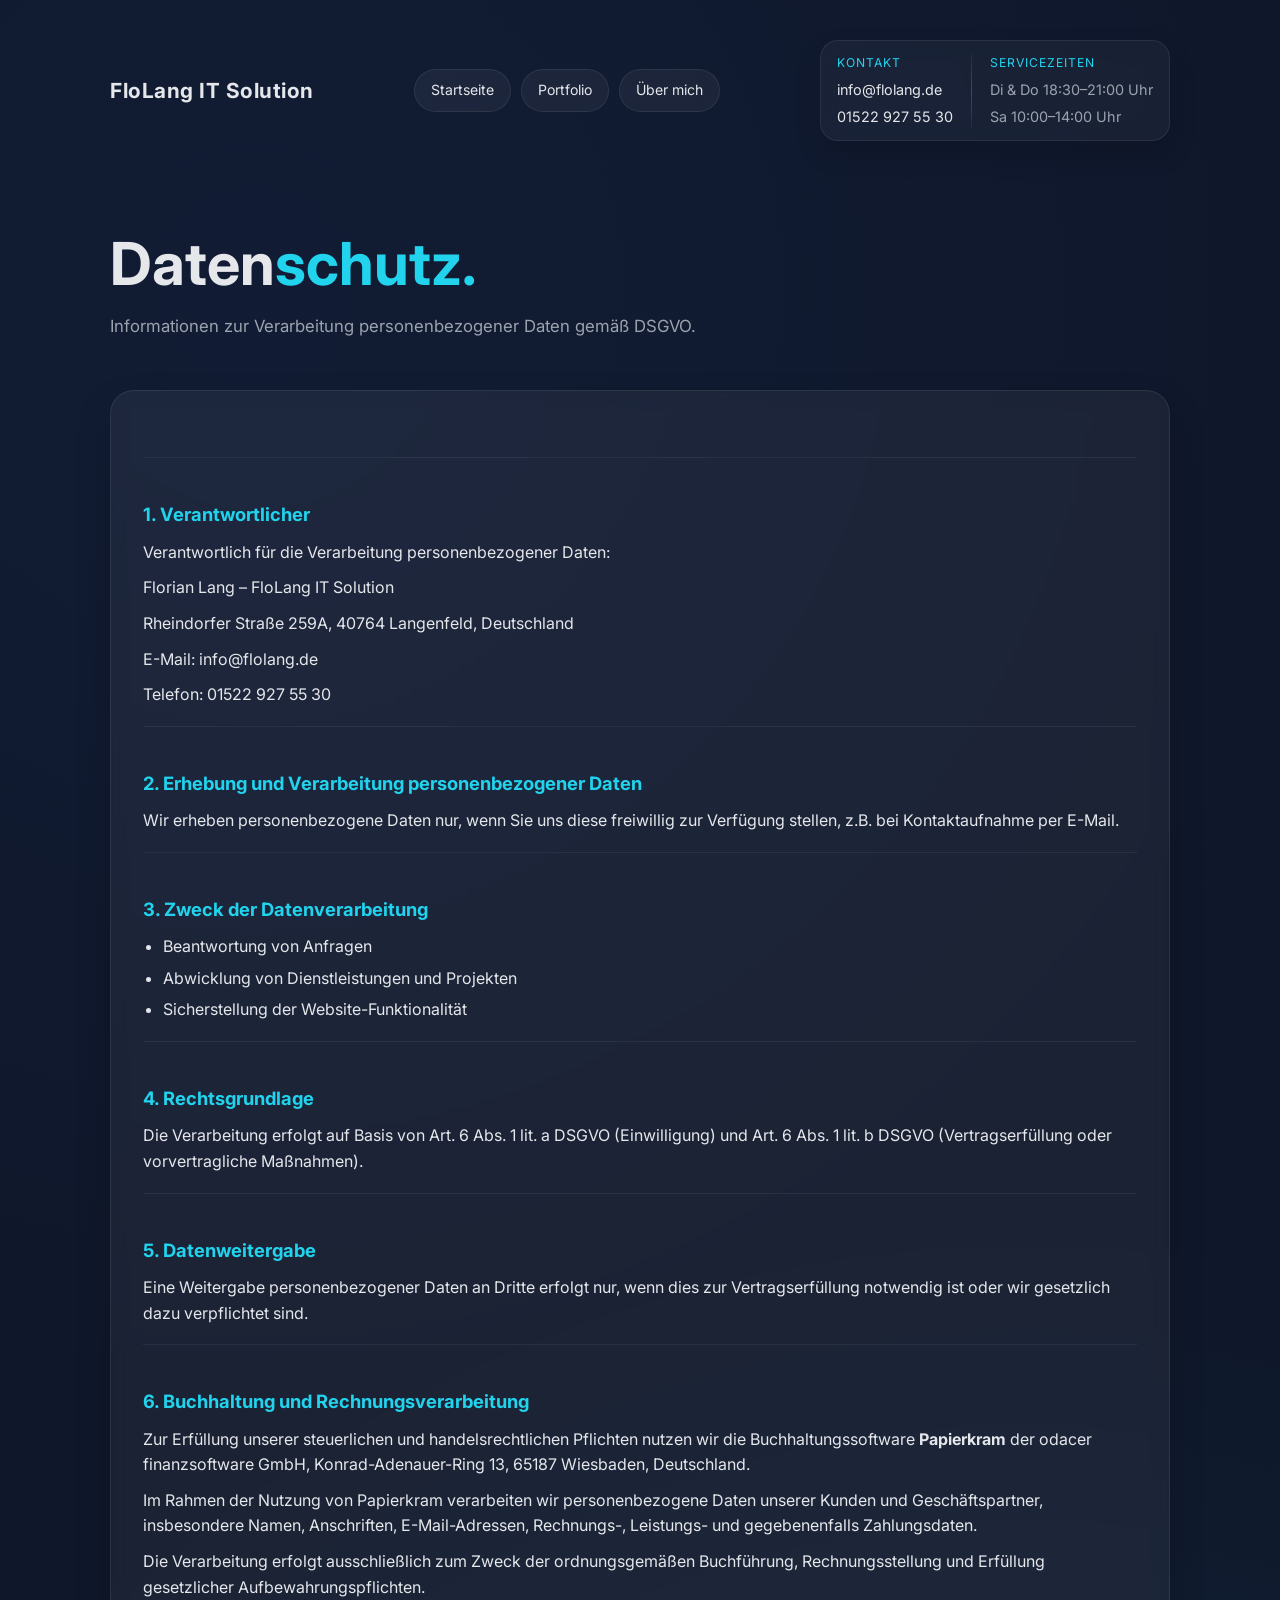
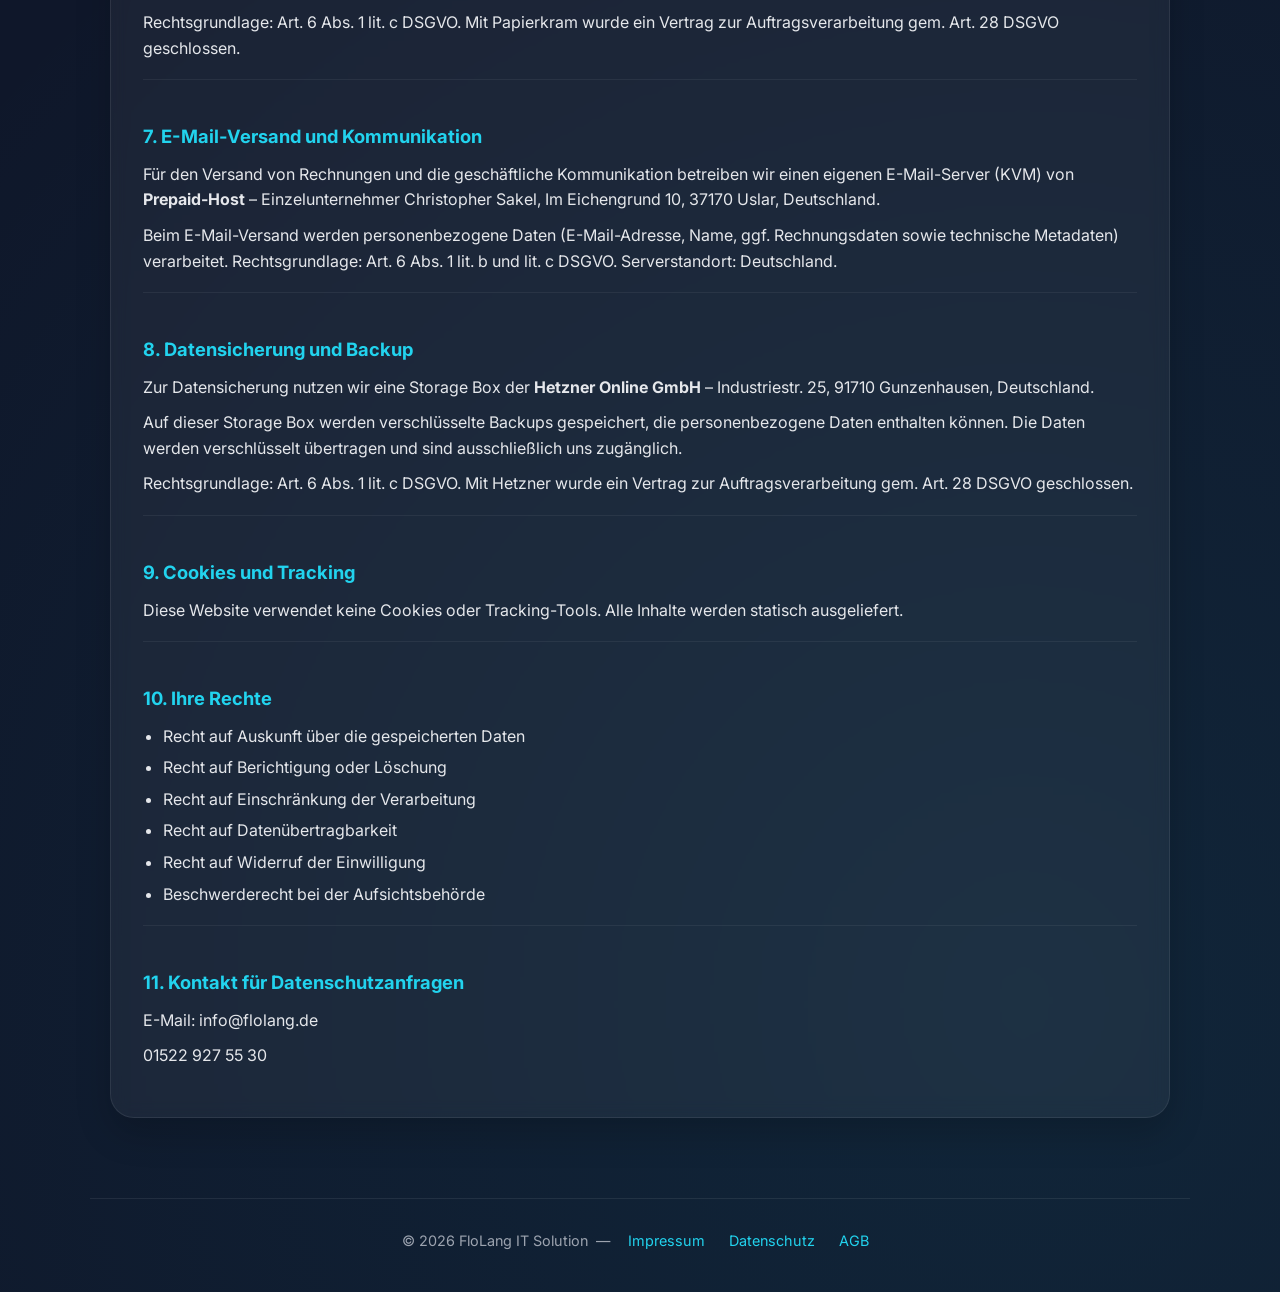
<file: datenschutz.html>
<!DOCTYPE html>
<html lang="de">
<head>
  <meta charset="UTF-8">
  <meta name="viewport" content="width=device-width, initial-scale=1.0">
  <meta name="theme-color" content="#0f172a">
  <meta name="robots" content="index, follow">
  <title>Datenschutz – FloLang IT Solution</title>
  <link rel="preconnect" href="https://fonts.googleapis.com">
  <link rel="preconnect" href="https://fonts.gstatic.com" crossorigin>
  <link href="https://fonts.googleapis.com/css2?family=Inter:wght@300;400;600;700&display=swap" rel="stylesheet">
  <link rel="icon" href="logo.png" type="image/png">
  <link rel="stylesheet" href="style/main.css">
  <link rel="stylesheet" href="style/datenschutz.css">
</head>
<body>
<div class="bg-grid"></div>
<div class="page-shell">
  <header class="site-header">
    <a class="logo" href="index.html">FloLang IT Solution</a>
    <nav class="header-nav">
      <a href="index.html">Startseite</a>
      <a href="portfolio.html">Portfolio</a>
      <a href="about.html">Über mich</a>
    </nav>
    <div class="header-contact-box">
      <div class="header-contact-col">
        <span>Kontakt</span>
        <a href="mailto:info@flolang.de">info@flolang.de</a>
        <a href="tel:+4915229275530">01522 927 55 30</a>
      </div>

      <div class="header-contact-divider" aria-hidden="true"></div>

      <div class="header-contact-col">
        <span>Servicezeiten</span>
        <p>Di & Do 18:30–21:00 Uhr</p>
        <p>Sa 10:00–14:00 Uhr</p>
      </div>
    </div>
  </header>

  <main>
    <div class="hero">
      <h1>Daten<span>schutz.</span></h1>
      <p>Informationen zur Verarbeitung personenbezogener Daten gemäß DSGVO.</p>
    </div>

    <div class="legal-content">
      <section class="card">
        <div class="section">
          <h2>1. Verantwortlicher</h2>
          <p>Verantwortlich für die Verarbeitung personenbezogener Daten:</p>
          <p>Florian Lang – FloLang IT Solution</p>
          <p>Rheindorfer Straße 259A, 40764 Langenfeld, Deutschland</p>
          <p>E-Mail: <a href="mailto:info@flolang.de">info@flolang.de</a></p>
          <p>Telefon: <a href="tel:+4915229275530">01522 927 55 30</a></p>
        </div>
        <div class="section">
          <h2>2. Erhebung und Verarbeitung personenbezogener Daten</h2>
          <p>Wir erheben personenbezogene Daten nur, wenn Sie uns diese freiwillig zur Verfügung stellen, z.B. bei Kontaktaufnahme per E-Mail.</p>
        </div>
        <div class="section">
          <h2>3. Zweck der Datenverarbeitung</h2>
          <ul>
            <li>Beantwortung von Anfragen</li>
            <li>Abwicklung von Dienstleistungen und Projekten</li>
            <li>Sicherstellung der Website-Funktionalität</li>
          </ul>
        </div>
        <div class="section">
          <h2>4. Rechtsgrundlage</h2>
          <p>Die Verarbeitung erfolgt auf Basis von Art. 6 Abs. 1 lit. a DSGVO (Einwilligung) und Art. 6 Abs. 1 lit. b DSGVO (Vertragserfüllung oder vorvertragliche Maßnahmen).</p>
        </div>
        <div class="section">
          <h2>5. Datenweitergabe</h2>
          <p>Eine Weitergabe personenbezogener Daten an Dritte erfolgt nur, wenn dies zur Vertragserfüllung notwendig ist oder wir gesetzlich dazu verpflichtet sind.</p>
        </div>
        <div class="section">
          <h2>6. Buchhaltung und Rechnungsverarbeitung</h2>
          <p>Zur Erfüllung unserer steuerlichen und handelsrechtlichen Pflichten nutzen wir die Buchhaltungssoftware <strong>Papierkram</strong> der odacer finanzsoftware GmbH, Konrad-Adenauer-Ring 13, 65187 Wiesbaden, Deutschland.</p>
          <p>Im Rahmen der Nutzung von Papierkram verarbeiten wir personenbezogene Daten unserer Kunden und Geschäftspartner, insbesondere Namen, Anschriften, E-Mail-Adressen, Rechnungs-, Leistungs- und gegebenenfalls Zahlungsdaten.</p>
          <p>Die Verarbeitung erfolgt ausschließlich zum Zweck der ordnungsgemäßen Buchführung, Rechnungsstellung und Erfüllung gesetzlicher Aufbewahrungspflichten.</p>
          <p>Rechtsgrundlage: Art. 6 Abs. 1 lit. c DSGVO. Mit Papierkram wurde ein Vertrag zur Auftragsverarbeitung gem. Art. 28 DSGVO geschlossen.</p>
        </div>
        <div class="section">
          <h2>7. E-Mail-Versand und Kommunikation</h2>
          <p>Für den Versand von Rechnungen und die geschäftliche Kommunikation betreiben wir einen eigenen E-Mail-Server (KVM) von <strong>Prepaid-Host</strong> – Einzelunternehmer Christopher Sakel, Im Eichengrund 10, 37170 Uslar, Deutschland.</p>
          <p>Beim E-Mail-Versand werden personenbezogene Daten (E-Mail-Adresse, Name, ggf. Rechnungsdaten sowie technische Metadaten) verarbeitet. Rechtsgrundlage: Art. 6 Abs. 1 lit. b und lit. c DSGVO. Serverstandort: Deutschland.</p>
        </div>
        <div class="section">
          <h2>8. Datensicherung und Backup</h2>
          <p>Zur Datensicherung nutzen wir eine Storage Box der <strong>Hetzner Online GmbH</strong> – Industriestr. 25, 91710 Gunzenhausen, Deutschland.</p>
          <p>Auf dieser Storage Box werden verschlüsselte Backups gespeichert, die personenbezogene Daten enthalten können. Die Daten werden verschlüsselt übertragen und sind ausschließlich uns zugänglich.</p>
          <p>Rechtsgrundlage: Art. 6 Abs. 1 lit. c DSGVO. Mit Hetzner wurde ein Vertrag zur Auftragsverarbeitung gem. Art. 28 DSGVO geschlossen.</p>
        </div>
        <div class="section">
          <h2>9. Cookies und Tracking</h2>
          <p>Diese Website verwendet keine Cookies oder Tracking-Tools. Alle Inhalte werden statisch ausgeliefert.</p>
        </div>
        <div class="section">
          <h2>10. Ihre Rechte</h2>
          <ul>
            <li>Recht auf Auskunft über die gespeicherten Daten</li>
            <li>Recht auf Berichtigung oder Löschung</li>
            <li>Recht auf Einschränkung der Verarbeitung</li>
            <li>Recht auf Datenübertragbarkeit</li>
            <li>Recht auf Widerruf der Einwilligung</li>
            <li>Beschwerderecht bei der Aufsichtsbehörde</li>
          </ul>
        </div>
        <div class="section">
          <h2>11. Kontakt für Datenschutzanfragen</h2>
          <p>E-Mail: <a href="mailto:info@flolang.de">info@flolang.de</a></p>
          <a href="tel:+4915229275530">01522 927 55 30</a>
        </div>
      </section>
    </div>
  </main>


  <footer class="site-footer">
    &copy; <span id="year"></span> FloLang IT Solution
    &nbsp;&mdash;&nbsp;
    <a href="impressum.html">Impressum</a>
    <a href="datenschutz.html">Datenschutz</a>
    <a href="agb.html">AGB</a>
  </footer>
</div>
<script>document.getElementById('year').textContent = new Date().getFullYear();</script>
</body>
</html>
</file>
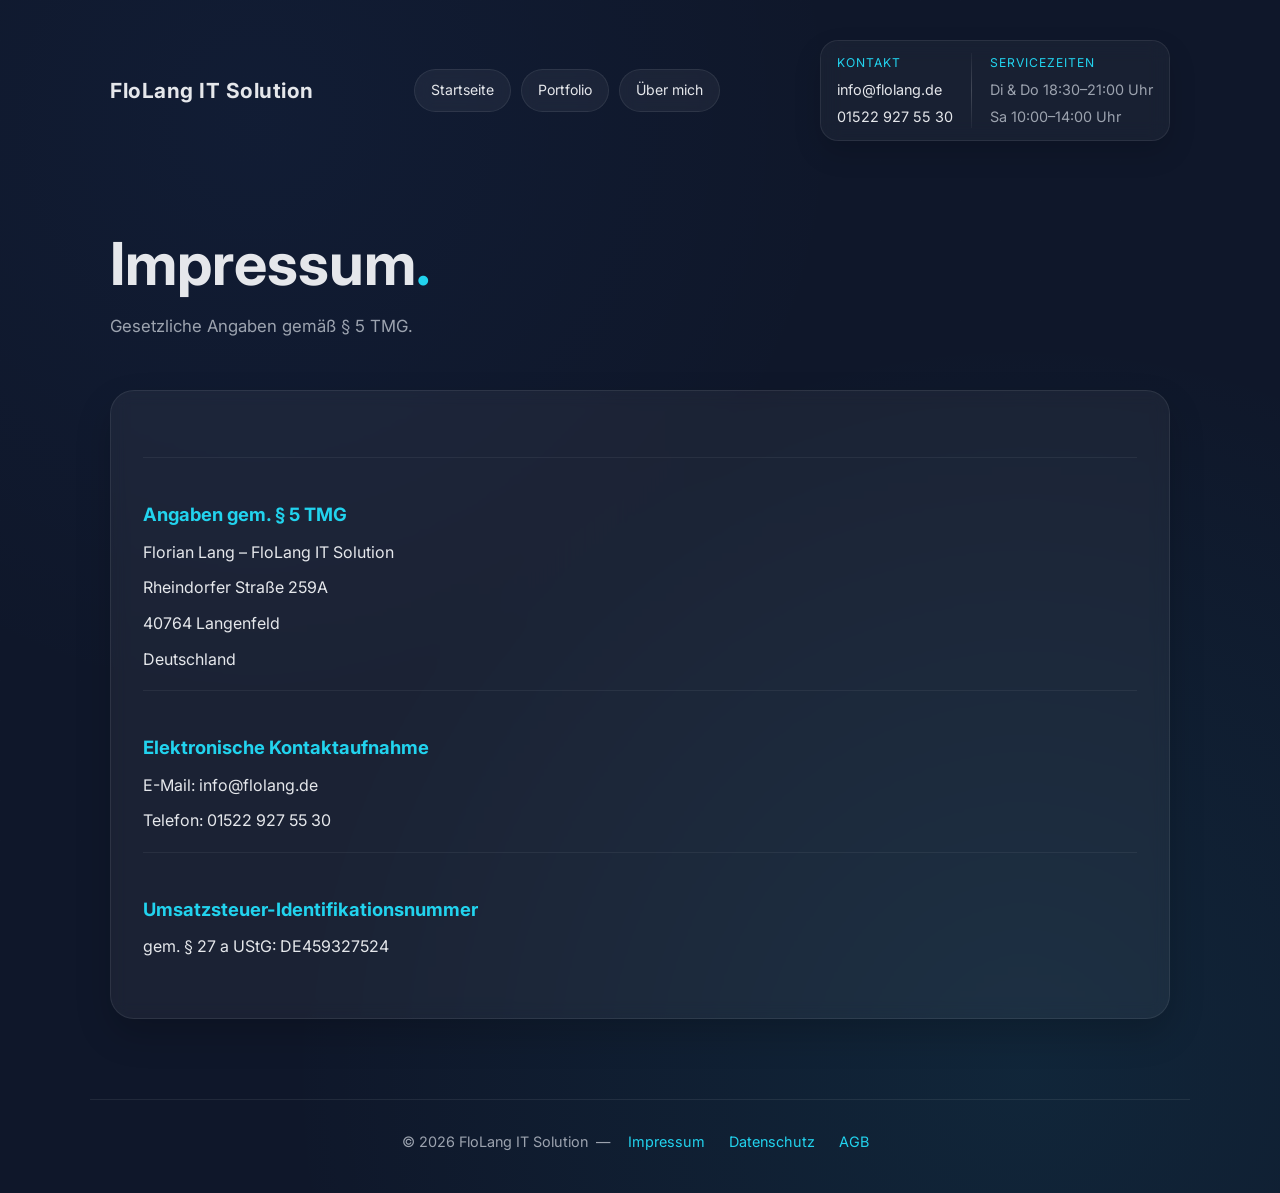
<file: impressum.html>
<!DOCTYPE html>
<html lang="de">
<head>
    <meta charset="UTF-8">
    <meta name="viewport" content="width=device-width, initial-scale=1.0">
    <meta name="theme-color" content="#0f172a">
    <meta name="robots" content="index, follow">
    <title>Impressum – FloLang IT Solution</title>
    <link rel="preconnect" href="https://fonts.googleapis.com">
    <link rel="preconnect" href="https://fonts.gstatic.com" crossorigin>
    <link href="https://fonts.googleapis.com/css2?family=Inter:wght@300;400;600;700&display=swap" rel="stylesheet">
    <link rel="icon" href="logo.png" type="image/png">
    <link rel="stylesheet" href="style/main.css">
    <link rel="stylesheet" href="style/impressum.css">
</head>
<body>
<div class="bg-grid"></div>
<div class="page-shell">
    <header class="site-header">
        <a class="logo" href="index.html">FloLang IT Solution</a>
        <nav class="header-nav">
            <a href="index.html">Startseite</a>
            <a href="portfolio.html">Portfolio</a>
            <a href="about.html">Über mich</a>
        </nav>
        <div class="header-contact-box">
            <div class="header-contact-col">
                <span>Kontakt</span>
                <a href="mailto:info@flolang.de">info@flolang.de</a>
                <a href="tel:+4915229275530">01522 927 55 30</a>
            </div>

            <div class="header-contact-divider" aria-hidden="true"></div>

            <div class="header-contact-col">
                <span>Servicezeiten</span>
                <p>Di & Do 18:30–21:00 Uhr</p>
                <p>Sa 10:00–14:00 Uhr</p>
            </div>
        </div>
    </header>

    <main>
        <div class="hero">
            <h1>Impressum<span>.</span></h1>
            <p>Gesetzliche Angaben gemäß § 5 TMG.</p>
        </div>

        <div class="legal-content">
            <section class="card">
                <div class="section">
                    <h2>Angaben gem. § 5 TMG</h2>
                    <p>Florian Lang – FloLang IT Solution</p>
                    <p>Rheindorfer Straße 259A</p>
                    <p>40764 Langenfeld</p>
                    <p>Deutschland</p>
                </div>
                <div class="section">
                    <h2>Elektronische Kontaktaufnahme</h2>
                    <p>E-Mail: <a href="mailto:info@flolang.de">info@flolang.de</a></p>
                    <p>Telefon: <a href="tel:+4915229275530">01522 927 55 30</a></p>
                </div>
                <div class="section">
                    <h2>Umsatzsteuer-Identifikationsnummer</h2>
                    <p>gem. § 27 a UStG: DE459327524</p>
                </div>
            </section>
        </div>
    </main>


    <footer class="site-footer">
        &copy; <span id="year"></span> FloLang IT Solution
        &nbsp;&mdash;&nbsp;
        <a href="impressum.html">Impressum</a>
        <a href="datenschutz.html">Datenschutz</a>
        <a href="agb.html">AGB</a>
    </footer>
</div>
<script>document.getElementById('year').textContent = new Date().getFullYear();</script>
</body>
</html>
</file>
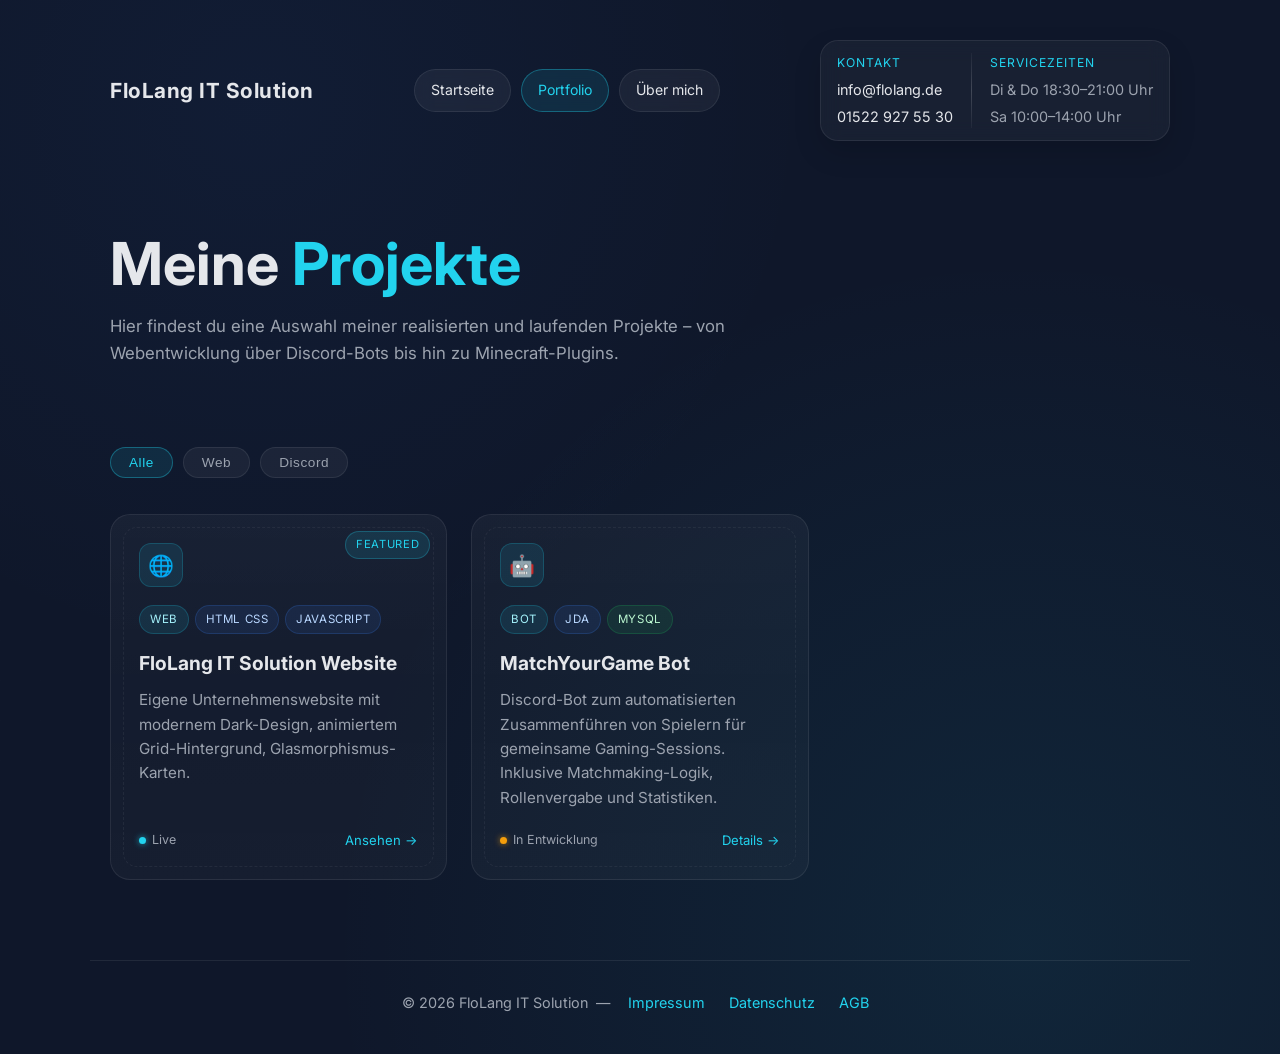
<file: portfolio.html>
<!DOCTYPE html>
<html lang="de">
<head>
    <meta charset="UTF-8">
    <meta name="viewport" content="width=device-width, initial-scale=1.0">
    <meta name="theme-color" content="#0f172a">
    <meta name="robots" content="index, follow">
    <title>Portfolio – FloLang IT Solution</title>
    <link rel="preconnect" href="https://fonts.googleapis.com">
    <link rel="preconnect" href="https://fonts.gstatic.com" crossorigin>
    <link href="https://fonts.googleapis.com/css2?family=Inter:wght@300;400;600;700&display=swap" rel="stylesheet">
    <link rel="icon" href="logo.png" type="image/png">
    <link rel="stylesheet" href="style/main.css">
    <link rel="stylesheet" href="style/portfolio.css">
</head>
<body>
<div class="bg-grid"></div>
<div class="page-shell">
    <header class="site-header">
        <a class="logo" href="index.html">FloLang IT Solution</a>
        <nav class="header-nav">
            <a href="index.html">Startseite</a>
            <a href="portfolio.html" class="active">Portfolio</a>
            <a href="about.html">Über mich</a>
        </nav>
        <div class="header-contact-box">
            <div class="header-contact-col">
                <span>Kontakt</span>
                <a href="mailto:info@flolang.de">info@flolang.de</a>
                <a href="tel:+4915229275530">01522 927 55 30</a>
            </div>

            <div class="header-contact-divider" aria-hidden="true"></div>

            <div class="header-contact-col">
                <span>Servicezeiten</span>
                <p>Di & Do 18:30–21:00 Uhr</p>
                <p>Sa 10:00–14:00 Uhr</p>
            </div>
        </div>
    </header>

    <main>
        <div class="hero">
            <h1>Meine <span>Projekte</span></h1>
            <p>Hier findest du eine Auswahl meiner realisierten und laufenden Projekte – von Webentwicklung über Discord-Bots bis hin zu Minecraft-Plugins.</p>
        </div>

        <div class="filter-bar">
            <button class="filter-btn active" onclick="filterCards('all', this)">Alle</button>
            <button class="filter-btn" onclick="filterCards('web', this)">Web</button>
            <button class="filter-btn" onclick="filterCards('discord', this)">Discord</button>
        </div>

        <div class="portfolio-grid" id="grid">
            <!-- PROJEKT 1 -->
            <a class="project-card" href="https://github.com/FloLangIT/landing-page" data-category="web">
                <span class="card-badge">Featured</span>
                <div class="card-icon">🌐</div>
                <div class="card-tags">
                    <span class="tag cyan">Web</span>
                    <span class="tag">HTML CSS</span>
                    <span class="tag">JavaScript</span>
                </div>
                <h3>FloLang IT Solution Website</h3>
                <p>Eigene Unternehmenswebsite mit modernem Dark-Design, animiertem Grid-Hintergrund, Glasmorphismus-Karten.</p>
                <div class="card-footer">
                    <span class="card-status"><span class="status-dot"></span>Live</span>
                    <span class="card-link">Ansehen →</span>
                </div>
            </a>

            <!-- PROJEKT 2 -->
            <a class="project-card" href="https://matchyourgame.net" data-category="discord">
                <div class="card-icon">🤖</div>
                <div class="card-tags">
                    <span class="tag cyan">Bot</span>
                    <span class="tag">JDA</span>
                    <span class="tag green">MySQL</span>
                </div>
                <h3>MatchYourGame Bot</h3>
                <p>Discord-Bot zum automatisierten Zusammenführen von Spielern für gemeinsame Gaming-Sessions. Inklusive Matchmaking-Logik, Rollenvergabe und Statistiken.</p>
                <div class="card-footer">
                    <span class="card-status"><span class="status-dot wip"></span>In Entwicklung</span>
                    <span class="card-link">Details →</span>
                </div>
            </a>
        </div>
    </main>

    <footer class="site-footer">
        &copy; <span id="year"></span> FloLang IT Solution
        &nbsp;&mdash;&nbsp;
        <a href="impressum.html">Impressum</a>
        <a href="datenschutz.html">Datenschutz</a>
        <a href="agb.html">AGB</a>
    </footer>
</div>

<script>
    document.getElementById('year').textContent = new Date().getFullYear();
    function filterCards(category, btn) {
        document.querySelectorAll('.filter-btn').forEach(b => b.classList.remove('active'));
        btn.classList.add('active');
        document.querySelectorAll('.project-card').forEach(card => {
            const match = category === 'all' || card.dataset.category === category;
            card.style.display = match ? 'flex' : 'none';
        });
    }
</script>
</body>
</html>
</file>
<file: style/main.css>
:root {
    --bg: #0f172a;
    --bg-soft: #111827;
    --text: #e5e7eb;
    --muted: #9ca3af;
    --accent: #3b82f6;
    --accent2: #22d3ee;
    --card: rgba(255, 255, 255, 0.05);
    --border: rgba(255, 255, 255, 0.08);
    --danger: #ef4444;
    --danger-soft: rgba(239, 68, 68, 0.16);
}

* { margin: 0; padding: 0; box-sizing: border-box; }

html { scroll-behavior: smooth; }

body {
    font-family: 'Inter', system-ui, sans-serif;
    background:
            radial-gradient(circle at 20% 10%, rgba(59,130,246,0.05), transparent 40%),
            radial-gradient(circle at 80% 90%, rgba(34,211,238,0.08), transparent 50%),
            var(--bg);
    color: var(--text);
    line-height: 1.6;
    min-height: 100vh;
    display: flex;
    flex-direction: column;
}

a { color: inherit; text-decoration: none; }

.bg-grid {
    position: fixed;
    inset: 0;
    pointer-events: none;
    z-index: -1;
    opacity: 0.18;
    will-change: background-position;
    background-image:
            linear-gradient(rgba(255,255,255,0.03) 1px, transparent 1px),
            linear-gradient(90deg, rgba(255,255,255,0.03) 1px, transparent 1px);
    background-size: 40px 40px;
    animation: move 60s linear infinite;
}

@keyframes move {
    from { background-position: 0 0; }
    to   { background-position: 400px 400px; }
}


/* ── Page shell (sticky footer) ── */
.page-shell {
    min-height: 100vh;
    display: flex;
    flex-direction: column;
}

main { flex: 1; }

/* ── Site Header ── */
.site-header {
    width: 100%;
    max-width: 1100px;
    margin: 0 auto;
    padding: 40px 20px 20px;
    display: flex;
    align-items: center;
    justify-content: space-between;
    gap: 20px;
    box-sizing: border-box;
}

.logo {
    font-weight: 700;
    font-size: 1.3rem;
    letter-spacing: 0.5px;
    color: var(--text);
    text-decoration: none;
    flex-shrink: 0;
}

/* ── Header Navigation ── */
.header-nav {
    display: flex;
    justify-content: center;
    flex-wrap: wrap;
    gap: 10px;
    flex-grow: 1;
    margin: 0 32px;
}

.header-nav a {
    padding: 9px 16px;
    border-radius: 999px;
    border: 1px solid var(--border);
    background: var(--card);
    backdrop-filter: blur(8px);
    color: var(--text);
    font-size: 0.88rem;
    transition: all 0.2s ease;
    white-space: nowrap;
}

.header-nav a:hover,
.header-nav a.active {
    border-color: rgba(34, 211, 238, 0.35);
    background: rgba(34, 211, 238, 0.1);
    color: var(--accent2);
}

.header-contact-box {
    display: flex;
    align-items: stretch;
    gap: 18px;
    padding: 12px 16px;
    border: 1px solid var(--border);
    border-radius: 18px;
    background: rgba(255, 255, 255, 0.04);
    backdrop-filter: blur(10px);
    box-shadow: 0 12px 28px rgba(0, 0, 0, 0.14);
    flex-shrink: 0;
}

.header-contact-col {
    display: flex;
    flex-direction: column;
    justify-content: center;
    gap: 6px;
    min-width: 0;
}

.header-contact-col span {
    font-size: 0.76rem;
    text-transform: uppercase;
    letter-spacing: 0.08em;
    color: var(--accent2);
    margin-bottom: 2px;
}

.header-contact-col a,
.header-contact-col p {
    margin: 0;
    font-size: 0.9rem;
    color: var(--text);
    line-height: 1.45;
    white-space: nowrap;
}

.header-contact-col p {
    color: var(--muted);
}

.header-contact-col a {
    transition: color 0.2s ease;
}

.header-contact-col a:hover {
    color: var(--accent2);
}

.header-contact-divider {
    width: 1px;
    align-self: stretch;
    background: linear-gradient(
            to bottom,
            rgba(255,255,255,0.04),
            rgba(255,255,255,0.18),
            rgba(255,255,255,0.04)
    );
}

/* ── Site Footer ── */
.site-footer {
    width: 100%;
    max-width: 1100px;
    margin: 0 auto;
    padding: 30px 20px 40px;
    text-align: center;
    color: var(--muted);
    font-size: 0.9rem;
    border-top: 1px solid var(--border);
    box-sizing: border-box;
}

.site-footer a { color: var(--accent2); margin: 0 10px; }
.site-footer a:hover { text-decoration: underline; }

/* ── Responsive ── */
@media (max-width: 900px) {
    .site-header { flex-wrap: wrap; }
    .header-nav {
        order: 3;
        flex-basis: 100%;
        margin: 10px 0 0;
        justify-content: center;
    }
}

@media (max-width: 720px) {
    .site-header {
        flex-direction: column;
        align-items: flex-start;
    }
    .header-contact {
        align-items: flex-start;
        text-align: left;
    }
    .header-nav a { padding: 8px 12px; font-size: 0.82rem; }
}
</file>
<file: style/index.css>
.hero {
    max-width: 1100px;
    margin: 0 auto;
    padding: 90px 20px 50px;
}

.hero h1 {
    font-size: clamp(2.5rem, 5vw, 3.7rem);
    font-weight: 700;
    margin-bottom: 20px;
    line-height: 1.12;
}

.hero h1 span {
    color: var(--accent2);
}

.hero p {
    max-width: 760px;
    color: var(--muted);
    font-size: 1.05rem;
}

section {
    max-width: 1100px;
    margin: 0 auto;
    padding: 80px 20px;
    width: 100%;
}

h2 { font-size: 2rem; margin-bottom: 18px; }
.section-intro { max-width: 760px; color: var(--muted); margin-bottom: 30px; }

/* ── Services Board ── */
.services-board-section h2 { margin-bottom: 34px; }

.services-board {
    position: relative;
    min-height: 760px;
    border-radius: 28px;
    padding: 30px;
    background: linear-gradient(
            rgba(255, 255, 255, 0.02),
            rgba(255, 255, 255, 0.015),
            rgba(255, 255, 255, 0.03)
    );
    border: 1px solid var(--border);
    overflow: hidden;
    /* Wichtig: kein display:grid hier auf Desktop */
}

.services-board::before {
    content: '';
    position: absolute;
    inset: 0;
    background-image: radial-gradient(rgba(255,255,255,0.03) 1px, transparent 1px);
    background-size: 18px 18px;
    opacity: 0.18;
    pointer-events: none;
}

.board-lines { position: absolute; inset: 0; width: 100%; height: 100%; pointer-events: none; z-index: 1; overflow: visible; }
.thread { fill: none; stroke: url(#threadGradient); stroke-width: 4.5; stroke-linecap: round; stroke-linejoin: round; filter: url(#threadShadow); opacity: 0.96; }
.pin-node { overflow: visible; }
.pin-shadow { fill: rgba(0,0,0,0.22); filter: blur(1px); }
.pin-metal  { fill: url(#pinNeedle); }
.pin-head   { fill: url(#pinHead); stroke: rgba(255,255,255,0.35); stroke-width: 0.9; }
.pin-highlight { fill: rgba(255,255,255,0.55); }

.case-card {
    position: absolute;
    width: 290px;
    min-height: 190px;
    background: rgba(15,23,42,0.84);
    border: 1px solid rgba(255,255,255,0.1);
    border-radius: 18px;
    padding: 26px 22px 22px;
    backdrop-filter: blur(8px);
    box-shadow: 0 16px 35px rgba(0,0,0,0.18);
    z-index: 2;
}

.case-card::before {
    content: '';
    position: absolute;
    inset: 10px;
    border: 1px dashed rgba(255,255,255,0.05);
    border-radius: 12px;
    pointer-events: none;
}

.case-card h3 { margin-bottom: 10px; font-size: 1.05rem; }
.case-card p  { color: var(--muted); font-size: 0.94rem; max-width: 32ch; }

.case-tag {
    display: inline-block;
    margin-bottom: 12px;
    padding: 5px 10px;
    border-radius: 999px;
    background: rgba(59,130,246,0.12);
    border: 1px solid rgba(59,130,246,0.2);
    color: #b9d7ff;
    font-size: 0.75rem;
    letter-spacing: 0.04em;
    text-transform: uppercase;
}

.featured { transform: rotate(-1.2deg); border-color: rgba(34,211,238,0.22); }
.urgent   { transform: rotate(1.4deg); border-color: rgba(239,68,68,0.28); box-shadow: 0 16px 38px rgba(127,29,29,0.22); }
.urgent .case-tag { background: rgba(239,68,68,0.12); border-color: rgba(239,68,68,0.25); color: #fecaca; }

.case-dev       { top: 70px;    left: 60px;  transform: rotate(-2.5deg); }
.case-hosting   { top: 40px;    left: 50%;   transform: translateX(-50%) rotate(1deg); }
.case-db        { top: 110px;   right: 55px; transform: rotate(2.3deg); }
.case-monitoring{ bottom: 70px; left: 180px; transform: rotate(1.2deg); }
.case-emergency { bottom: 55px; right: 170px; }

/* ── Projects ── */
.projects-section { padding-top: 30px; }

.projects-grid { display: grid; grid-template-columns: 1.4fr 1fr; gap: 20px; }

.project-card {
    position: relative;
    display: block;
    color: var(--text);
    background: linear-gradient(180deg, rgba(255,255,255,0.04), rgba(255,255,255,0.025), rgba(255,255,255,0.03));
    border: 1px solid var(--border);
    border-radius: 20px;
    padding: 28px;
    overflow: hidden;
    transition: transform 0.2s ease, border-color 0.2s ease, box-shadow 0.2s ease;
}

.project-card::before {
    content: '';
    position: absolute;
    inset: 0;
    background: linear-gradient(90deg, transparent 0%, rgba(34,211,238,0.06) 50%, transparent 100%);
    opacity: 0;
    transition: opacity 0.2s ease;
}

.project-card::after {
    content: '';
    position: absolute;
    inset: 12px;
    border: 1px dashed rgba(255,255,255,0.06);
    border-radius: 14px;
    pointer-events: none;
}

.project-card:hover { transform: translateY(-4px); border-color: rgba(34,211,238,0.28); box-shadow: 0 16px 35px rgba(0,0,0,0.2); }
.project-card:hover::before { opacity: 1; }
.project-card h3 { position: relative; z-index: 1; margin-bottom: 12px; font-size: 1.2rem; }
.project-card p  { position: relative; z-index: 1; color: var(--muted); max-width: 48ch; font-size: 0.96rem; }

.project-badge {
    position: relative; z-index: 1;
    display: inline-block;
    margin-bottom: 14px;
    padding: 6px 10px;
    border-radius: 999px;
    font-size: 0.75rem;
    text-transform: uppercase;
    letter-spacing: 0.06em;
    background: rgba(34,211,238,0.1);
    border: 1px solid rgba(34,211,238,0.18);
    color: #b7f3ff;
}

.project-badge.neutral { background: rgba(59,130,246,0.1); border-color: rgba(59,130,246,0.18); color: #c7dcff; }
.project-link { position: relative; z-index: 1; display: inline-block; margin-top: 18px; color: var(--accent2); font-weight: 600; }
.project-featured { background: radial-gradient(circle at top right, rgba(34,211,238,0.12), transparent 30%), linear-gradient(180deg, rgba(255,255,255,0.05), rgba(255,255,255,0.025), rgba(255,255,255,0.03)); }

/* ── Why section ── */
.why-section { position: relative; }

.why-header { display: grid; grid-template-columns: 1.2fr 0.9fr; gap: 24px; align-items: end; margin-bottom: 28px; }

.why-kicker {
    display: inline-block; margin-bottom: 10px; padding: 6px 10px;
    border-radius: 999px; font-size: 0.76rem; text-transform: uppercase; letter-spacing: 0.08em;
    color: #b7f3ff; background: rgba(34,211,238,0.1); border: 1px solid rgba(34,211,238,0.18);
}

.why-header h2 { margin-bottom: 0; max-width: 12ch; line-height: 1.12; }
.why-header p  { color: var(--muted); max-width: 52ch; }

.why-layout { display: grid; grid-template-columns: 1.1fr 0.95fr; gap: 20px; }

.why-spotlight,
.why-card {
    position: relative; overflow: hidden;
    background: var(--card); border: 1px solid var(--border); backdrop-filter: blur(8px);
}

.why-spotlight {
    border-radius: 24px; padding: 30px; min-height: 100%;
    background: radial-gradient(circle at top right, rgba(34,211,238,0.12), transparent 34%),
    linear-gradient(180deg, rgba(255,255,255,0.05), rgba(255,255,255,0.025), rgba(255,255,255,0.03));
}

.why-spotlight::after {
    content: ''; position: absolute; inset: 14px;
    border: 1px dashed rgba(255,255,255,0.06); border-radius: 16px; pointer-events: none;
}

.why-spotlight-label {
    position: relative; z-index: 1; display: inline-block; margin-bottom: 14px;
    padding: 6px 10px; border-radius: 999px; font-size: 0.74rem; text-transform: uppercase;
    letter-spacing: 0.08em; color: #c7dcff; background: rgba(59,130,246,0.1); border: 1px solid rgba(59,130,246,0.18);
}

.why-spotlight h3 { position: relative; z-index: 1; font-size: 1.45rem; line-height: 1.15; margin-bottom: 14px; max-width: 16ch; }
.why-spotlight p  { position: relative; z-index: 1; color: var(--muted); max-width: 48ch; }

.why-metrics {
    position: relative; z-index: 1;
    display: grid; grid-template-columns: repeat(2, minmax(0,1fr)); gap: 14px; margin-top: 26px;
}

.metric-card { padding: 16px; border-radius: 18px; background: rgba(255,255,255,0.04); border: 1px solid rgba(255,255,255,0.07); }
.metric-value { display: block; font-size: 1.05rem; font-weight: 700; color: var(--text); margin-bottom: 4px; }
.metric-label { display: block; color: var(--muted); font-size: 0.88rem; line-height: 1.45; }

.why-points { display: grid; gap: 16px; }

.why-card {
    display: grid; grid-template-columns: 64px 1fr; gap: 16px; align-items: start;
    border-radius: 20px; padding: 22px;
    transition: transform 0.2s ease, border-color 0.2s ease, box-shadow 0.2s ease;
}

.why-card::after {
    content: ''; position: absolute; inset: 10px;
    border: 1px dashed rgba(255,255,255,0.05); border-radius: 14px; pointer-events: none;
}

.why-card:hover { transform: translateY(-3px); border-color: rgba(34,211,238,0.2); box-shadow: 0 12px 28px rgba(0,0,0,0.18); }

.why-icon {
    width: 48px; height: 48px; border-radius: 14px;
    display: flex; align-items: center; justify-content: center;
    font-weight: 700; font-size: 0.95rem;
    color: #b7f3ff; background: rgba(34,211,238,0.1); border: 1px solid rgba(34,211,238,0.18);
}

.why-icon.emergency { color: #fecaca; background: rgba(239,68,68,0.12); border-color: rgba(239,68,68,0.2); }
.why-card h3 { margin-bottom: 8px; font-size: 1.05rem; }
.why-card p  { color: var(--muted); font-size: 0.95rem; }

footer {
    border-top: 1px solid var(--border);
    padding: 30px 20px 24px;
    text-align: center;
    color: var(--muted);
    font-size: 0.9rem;
}

footer a { color: var(--accent2); text-decoration: none; margin: 0 10px; }

@media (max-width: 1050px) { .why-header, .why-layout { grid-template-columns: 1fr; } }

@media (max-width: 720px) {
    .services-board { min-height: auto; display: grid; grid-template-columns: 1fr; gap: 20px; padding: 24px; }
    .board-lines { display: none; }
    .case-card { position: relative !important; top: auto !important; right: auto !important; left: auto !important; bottom: auto !important; transform: none !important; width: 100%; min-height: 180px; }
    .projects-grid { grid-template-columns: 1fr; }
    .hero { padding: 70px 20px 40px; }
    h2 { font-size: 1.7rem; }
    .hero h1 { font-size: 2.35rem; }
}
</file>
<file: style/about.css>
.hero { max-width: 1100px; margin: 0 auto; padding: 70px 20px 50px; }
.hero h1 { font-size: clamp(2.5rem, 5vw, 3.7rem); font-weight: 700; line-height: 1.12; margin-bottom: 16px; }
.hero h1 span { color: var(--accent2); }
.hero p { max-width: 620px; color: var(--muted); font-size: 1.05rem; }

.content-wrapper {
    max-width: 1100px; margin: 0 auto; padding: 0 20px;
    display: grid; grid-template-columns: 1fr 1fr; gap: 60px; align-items: start;
}

.skills-section { position: sticky; top: 40px; align-self: start; padding-bottom: 80px; }
.skills-section h2 { font-size: 1.6rem; font-weight: 700; margin-bottom: 28px; }
.skills-section h2 span { color: var(--accent2); }
.skill-group { margin-bottom: 28px; }
.skill-group-title { font-size: 0.75rem; text-transform: uppercase; letter-spacing: 0.1em; color: var(--muted); margin-bottom: 12px; }
.skill-tags { display: flex; flex-wrap: wrap; gap: 8px; }

.skill-tag { padding: 6px 14px; border-radius: 999px; font-size: 0.82rem; border: 1px solid rgba(34,211,238,0.2); background: rgba(34,211,238,0.07); color: #a5f3fc; letter-spacing: 0.03em; }
.skill-tag.pro  { border-color: rgba(34,211,238,0.35); background: rgba(34,211,238,0.13); color: #67e8f9; }
.skill-tag.mid  { border-color: rgba(59,130,246,0.3);  background: rgba(59,130,246,0.08);  color: #93c5fd; }
.skill-tag.base { border-color: var(--border); background: var(--card); color: var(--muted); }

.timeline-section { padding-bottom: 80px; }
.timeline-section h2 { font-size: 1.6rem; font-weight: 700; margin-bottom: 36px; }
.timeline-section h2 span { color: var(--accent2); }

.timeline { position: relative; padding-left: 32px; }
.timeline::before { content: ''; position: absolute; left: 7px; top: 0; bottom: 0; width: 2px; background: linear-gradient(to bottom, var(--accent2), rgba(34,211,238,0.1)); }

.tl-entry { position: relative; margin-bottom: 36px; opacity: 0; transform: translateY(20px); transition: opacity 0.5s ease, transform 0.5s ease; }
.tl-entry.visible { opacity: 1; transform: translateY(0); }

.tl-dot { position: absolute; left: -32px; top: 4px; width: 16px; height: 16px; border-radius: 50%; background: var(--bg); border: 2px solid var(--accent2); box-shadow: 0 0 8px rgba(34,211,238,0.5); }
.tl-dot.planned { border-color: rgba(34,211,238,0.35); box-shadow: none; }
.tl-dot.planned::after { content: ''; position: absolute; inset: 3px; border-radius: 50%; background: rgba(34,211,238,0.25); }

.tl-year { display: inline-block; margin-bottom: 6px; font-size: 0.72rem; font-weight: 600; text-transform: uppercase; letter-spacing: 0.1em; color: var(--accent2); background: rgba(34,211,238,0.08); border: 1px solid rgba(34,211,238,0.2); border-radius: 999px; padding: 3px 10px; }

.tl-status { display: inline-block; margin-left: 6px; margin-bottom: 6px; font-size: 0.68rem; font-weight: 600; text-transform: uppercase; letter-spacing: 0.09em; border-radius: 999px; padding: 3px 10px; }
.tl-status.aktuell      { background: rgba(34,197,94,0.1);  border: 1px solid rgba(34,197,94,0.3);   color: #86efac; }
.tl-status.geplant      { background: rgba(245,158,11,0.08); border: 1px solid rgba(245,158,11,0.25); color: #fcd34d; }
.tl-status.abgeschlossen{ background: var(--card); border: 1px solid var(--border); color: var(--muted); }

.tl-card { background: var(--card); border: 1px solid var(--border); border-radius: 16px; padding: 18px 20px; backdrop-filter: blur(6px); transition: border-color 0.2s ease; }
.tl-card:hover { border-color: rgba(34,211,238,0.25); }
.tl-card h3 { font-size: 1rem; font-weight: 600; margin-bottom: 6px; }
.tl-card p  { font-size: 0.9rem; color: var(--muted); }
.tl-card a  { color: var(--accent2); }
.tl-card a:hover { text-decoration: underline; }

@media (max-width: 800px) {
    .content-wrapper { grid-template-columns: 1fr; gap: 48px; }
    .skills-section { position: static; padding-bottom: 0; }
}
</file>
<file: style/agb.css>
:root {
    --legal-sticky-top: 24px;
}

.agb-page {
    flex: 1;
}

.skip-link {
    position: absolute;
    left: 20px;
    top: -60px;
    z-index: 100;
    background: rgba(15, 23, 42, 0.96);
    color: var(--text);
    border: 1px solid var(--border);
    padding: 10px 14px;
    border-radius: 12px;
}

.skip-link:focus {
    top: 18px;
}

.legal-hero {
    max-width: 1100px;
    margin: 0 auto;
    padding: 80px 20px 24px;
}

.legal-hero-full {
    display: block;
}

.hero-copy-full {
    max-width: 100%;
}

.eyebrow {
    display: inline-block;
    margin-bottom: 16px;
    padding: 6px 12px;
    border-radius: 999px;
    background: rgba(34, 211, 238, 0.1);
    border: 1px solid rgba(34, 211, 238, 0.18);
    color: #b7f3ff;
    font-size: 0.76rem;
    letter-spacing: 0.08em;
    text-transform: uppercase;
}

.hero-copy h1 {
    font-size: clamp(2.8rem, 6vw, 5.2rem);
    line-height: 1.02;
    margin-bottom: 22px;
    max-width: 13ch;
}

.hero-copy h1 span {
    color: var(--accent2);
}

.hero-copy p {
    max-width: 74ch;
    color: var(--muted);
    font-size: 1.04rem;
}

.toc-card,
.legal-card {
    position: relative;
    overflow: hidden;
    background: rgba(15, 23, 42, 0.78);
    border: 1px solid var(--border);
    backdrop-filter: blur(8px);
    box-shadow: 0 16px 35px rgba(0, 0, 0, 0.18);
}

.toc-card::after,
.legal-card::after {
    content: '';
    position: absolute;
    inset: 12px;
    border: 1px dashed rgba(255, 255, 255, 0.06);
    border-radius: 16px;
    pointer-events: none;
}

.card-tag,
.toc-label {
    display: inline-block;
    margin-bottom: 14px;
    padding: 6px 10px;
    border-radius: 999px;
    font-size: 0.74rem;
    letter-spacing: 0.08em;
    text-transform: uppercase;
}

.toc-label {
    color: #b7f3ff;
    background: rgba(34, 211, 238, 0.1);
    border: 1px solid rgba(34, 211, 238, 0.18);
}

.card-tag {
    color: #c7dcff;
    background: rgba(59, 130, 246, 0.1);
    border: 1px solid rgba(59, 130, 246, 0.18);
}

.legal-layout {
    max-width: 1100px;
    margin: 0 auto;
    padding: 20px 20px 90px;
    display: grid;
    grid-template-columns: 290px minmax(0, 1fr);
    gap: 22px;
    align-items: start;
}

.toc-wrap {
    position: sticky;
    top: var(--legal-sticky-top);
    align-self: start;
}

.toc-card {
    border-radius: 22px;
    padding: 24px;
    max-height: calc(100vh - (var(--legal-sticky-top) * 2));
    overflow-y: auto;
}

.toc-nav {
    display: grid;
    gap: 10px;
}

.toc-nav a {
    display: block;
    color: var(--muted);
    padding: 10px 12px;
    border-radius: 14px;
    border: 1px solid rgba(255, 255, 255, 0.06);
    background: rgba(255, 255, 255, 0.02);
    font-size: 0.92rem;
    transition:
            transform 0.2s ease,
            border-color 0.2s ease,
            color 0.2s ease,
            background 0.2s ease;
}

.toc-nav a:hover,
.toc-nav a:focus-visible {
    color: var(--text);
    border-color: rgba(34, 211, 238, 0.26);
    background: rgba(34, 211, 238, 0.08);
    transform: translateX(3px);
}

.legal-content {
    display: grid;
    gap: 18px;
    min-width: 0;
}

.legal-card {
    border-radius: 24px;
    padding: 28px 28px 26px;
    scroll-margin-top: var(--legal-sticky-top);
    content-visibility: auto;
}

.legal-card h2 {
    font-size: 1.32rem;
    margin-bottom: 14px;
    line-height: 1.15;
}

.legal-card p {
    color: var(--muted);
    margin-bottom: 12px;
    max-width: 72ch;
}

.legal-card p:last-child {
    margin-bottom: 0;
}

.highlighted {
    border-color: rgba(34, 211, 238, 0.24);
    background:
            radial-gradient(circle at top right, rgba(34, 211, 238, 0.1), transparent 34%),
            linear-gradient(180deg, rgba(255, 255, 255, 0.06), rgba(255, 255, 255, 0.03));
}

.page-shell,
.agb-page,
.legal-layout {
    overflow: visible;
}

body {
    overflow-x: clip;
}

@media (max-width: 1020px) {
    .legal-layout {
        grid-template-columns: 1fr;
    }

    .toc-wrap {
        position: relative;
        top: auto;
    }

    .toc-card {
        max-height: none;
        overflow: visible;
    }

    .hero-copy h1 {
        max-width: 11ch;
    }
}

@media (max-width: 720px) {
    .legal-hero {
        padding: 70px 20px 20px;
    }

    .hero-copy h1 {
        font-size: 2.5rem;
        max-width: 10ch;
        line-height: 1.05;
    }

    .toc-card,
    .legal-card {
        border-radius: 20px;
    }

    .legal-card {
        padding: 24px 20px 22px;
    }

    .toc-nav a {
        font-size: 0.88rem;
    }
}
</file>
<file: style/datenschutz.css>
/* ── Hero ── */
.hero {
    max-width: 1100px;
    margin: 0 auto;
    padding: 70px 20px 40px;
}

.hero h1 {
    font-size: clamp(2.5rem, 5vw, 3.7rem);
    font-weight: 700;
    line-height: 1.12;
    margin-bottom: 16px;
}

.hero h1 span { color: var(--accent2); }

.hero p {
    max-width: 620px;
    color: var(--muted);
    font-size: 1.05rem;
}

/* ── Content Card ── */
.legal-content {
    max-width: 1100px;
    margin: 0 auto;
    padding: 0 20px 80px;
}

.card {
    padding: 48px 32px;
    background: var(--card);
    border: 1px solid var(--border);
    border-radius: 24px;
    backdrop-filter: blur(8px);
    box-shadow: 0 16px 35px rgba(0,0,0,0.18);
}

h2 {
    font-size: 1.15rem;
    margin-top: 24px;
    margin-bottom: 10px;
    color: var(--accent2);
}

p  { margin-bottom: 10px; color: var(--text); }

ul { margin-left: 20px; margin-bottom: 12px; list-style-position: outside; }
ul li { margin-bottom: 6px; color: var(--text); }

strong { color: var(--text); }

.section {
    margin-top: 18px;
    padding-top: 18px;
    border-top: 1px solid rgba(255,255,255,0.06);
}

/* ── Responsive ── */
@media (max-width: 720px) {
    .card { padding: 32px 22px; border-radius: 20px; }
}
</file>
<file: style/impressum.css>
/* ── Hero ── */
.hero {
    max-width: 1100px;
    margin: 0 auto;
    padding: 70px 20px 40px;
}

.hero h1 {
    font-size: clamp(2.5rem, 5vw, 3.7rem);
    font-weight: 700;
    line-height: 1.12;
    margin-bottom: 16px;
}

.hero h1 span { color: var(--accent2); }

.hero p {
    max-width: 620px;
    color: var(--muted);
    font-size: 1.05rem;
}

/* ── Content Card ── */
.legal-content {
    max-width: 1100px;
    margin: 0 auto;
    padding: 0 20px 80px;
}

.card {
    padding: 48px 32px;
    background: var(--card);
    border: 1px solid var(--border);
    border-radius: 24px;
    backdrop-filter: blur(8px);
    box-shadow: 0 16px 35px rgba(0,0,0,0.18);
}

h2 {
    font-size: 1.15rem;
    margin-top: 24px;
    margin-bottom: 10px;
    color: var(--accent2);
}

p  { margin-bottom: 10px; color: var(--text); }

ul { margin-left: 20px; margin-bottom: 12px; list-style-position: outside; }
ul li { margin-bottom: 6px; color: var(--text); }

strong { color: var(--text); }

.section {
    margin-top: 18px;
    padding-top: 18px;
    border-top: 1px solid rgba(255,255,255,0.06);
}

/* ── Responsive ── */
@media (max-width: 720px) {
    .card { padding: 32px 22px; border-radius: 20px; }
}
</file>
<file: style/portfolio.css>
.hero { max-width: 1100px; margin: 0 auto; padding: 70px 20px 40px; }
.hero h1 { font-size: clamp(2.5rem, 5vw, 3.7rem); font-weight: 700; line-height: 1.12; margin-bottom: 16px; }
.hero h1 span { color: var(--accent2); }
.hero p { max-width: 620px; color: var(--muted); font-size: 1.05rem; margin-bottom: 40px; }

.filter-bar { max-width: 1100px; margin: 0 auto; padding: 0 20px 36px; display: flex; gap: 10px; flex-wrap: wrap; }

.filter-btn { padding: 7px 18px; border-radius: 999px; font-size: 0.85rem; cursor: pointer; border: 1px solid var(--border); background: var(--card); color: var(--muted); transition: all 0.2s ease; letter-spacing: 0.04em; }
.filter-btn:hover,
.filter-btn.active { background: rgba(34,211,238,0.1); border-color: rgba(34,211,238,0.35); color: var(--accent2); }

.portfolio-grid { max-width: 1100px; margin: 0 auto; padding: 0 20px 80px; display: grid; grid-template-columns: repeat(auto-fill, minmax(320px, 1fr)); gap: 24px; }

.project-card {
    position: relative; display: flex; flex-direction: column;
    background: linear-gradient(180deg, rgba(255,255,255,0.04), rgba(255,255,255,0.025), rgba(255,255,255,0.03));
    border: 1px solid var(--border); border-radius: 20px; padding: 28px; overflow: hidden;
    transition: transform 0.2s ease, border-color 0.2s ease, box-shadow 0.2s ease;
    text-decoration: none; color: var(--text);
}

.project-card::before { content: ''; position: absolute; inset: 0; background: linear-gradient(90deg, transparent 0%, rgba(34,211,238,0.06) 50%, transparent 100%); opacity: 0; transition: opacity 0.2s ease; }
.project-card::after  { content: ''; position: absolute; inset: 12px; border: 1px dashed rgba(255,255,255,0.06); border-radius: 14px; pointer-events: none; }
.project-card:hover { transform: translateY(-4px); border-color: rgba(34,211,238,0.28); box-shadow: 0 16px 35px rgba(0,0,0,0.2); }
.project-card:hover::before { opacity: 1; }

.card-icon { position: relative; z-index: 1; width: 44px; height: 44px; border-radius: 12px; background: rgba(34,211,238,0.1); border: 1px solid rgba(34,211,238,0.2); display: flex; align-items: center; justify-content: center; font-size: 1.3rem; margin-bottom: 18px; }
.card-tags { position: relative; z-index: 1; display: flex; flex-wrap: wrap; gap: 6px; margin-bottom: 14px; }

.tag { padding: 4px 10px; border-radius: 999px; font-size: 0.72rem; text-transform: uppercase; letter-spacing: 0.05em; background: rgba(59,130,246,0.1); border: 1px solid rgba(59,130,246,0.2); color: #b9d7ff; }
.tag.cyan  { background: rgba(34,211,238,0.1);  border-color: rgba(34,211,238,0.2);  color: #a5f3fc; }
.tag.green { background: rgba(34,197,94,0.1);   border-color: rgba(34,197,94,0.2);   color: #bbf7d0; }
.tag.red   { background: rgba(239,68,68,0.1);   border-color: rgba(239,68,68,0.2);   color: #fecaca; }

.project-card h3 { position: relative; z-index: 1; font-size: 1.2rem; margin-bottom: 10px; }
.project-card p  { position: relative; z-index: 1; color: var(--muted); font-size: 0.95rem; flex: 1; margin-bottom: 20px; }

.card-footer { position: relative; z-index: 1; display: flex; align-items: center; justify-content: space-between; margin-top: auto; }
.card-status { font-size: 0.78rem; color: var(--muted); display: flex; align-items: center; gap: 6px; }

.status-dot { width: 7px; height: 7px; border-radius: 50%; background: #22d3ee; box-shadow: 0 0 6px rgba(34,211,238,0.7); animation: pulse 2s ease-in-out infinite; }
.status-dot.offline { background: var(--muted); box-shadow: none; animation: none; }
.status-dot.wip     { background: #f59e0b; box-shadow: 0 0 6px rgba(245,158,11,0.7); }

@keyframes pulse { 0%,100% { opacity: 1; } 50% { opacity: 0.4; } }

.card-link { font-size: 0.82rem; color: var(--accent2); display: flex; align-items: center; gap: 4px; transition: gap 0.2s ease; }
.project-card:hover .card-link { gap: 8px; }

.card-badge { position: absolute; top: 16px; right: 16px; z-index: 2; padding: 4px 10px; border-radius: 999px; font-size: 0.7rem; text-transform: uppercase; letter-spacing: 0.06em; background: rgba(34,211,238,0.12); border: 1px solid rgba(34,211,238,0.25); color: var(--accent2); }

@media (max-width: 720px) { .portfolio-grid { grid-template-columns: 1fr; } }
</file>
